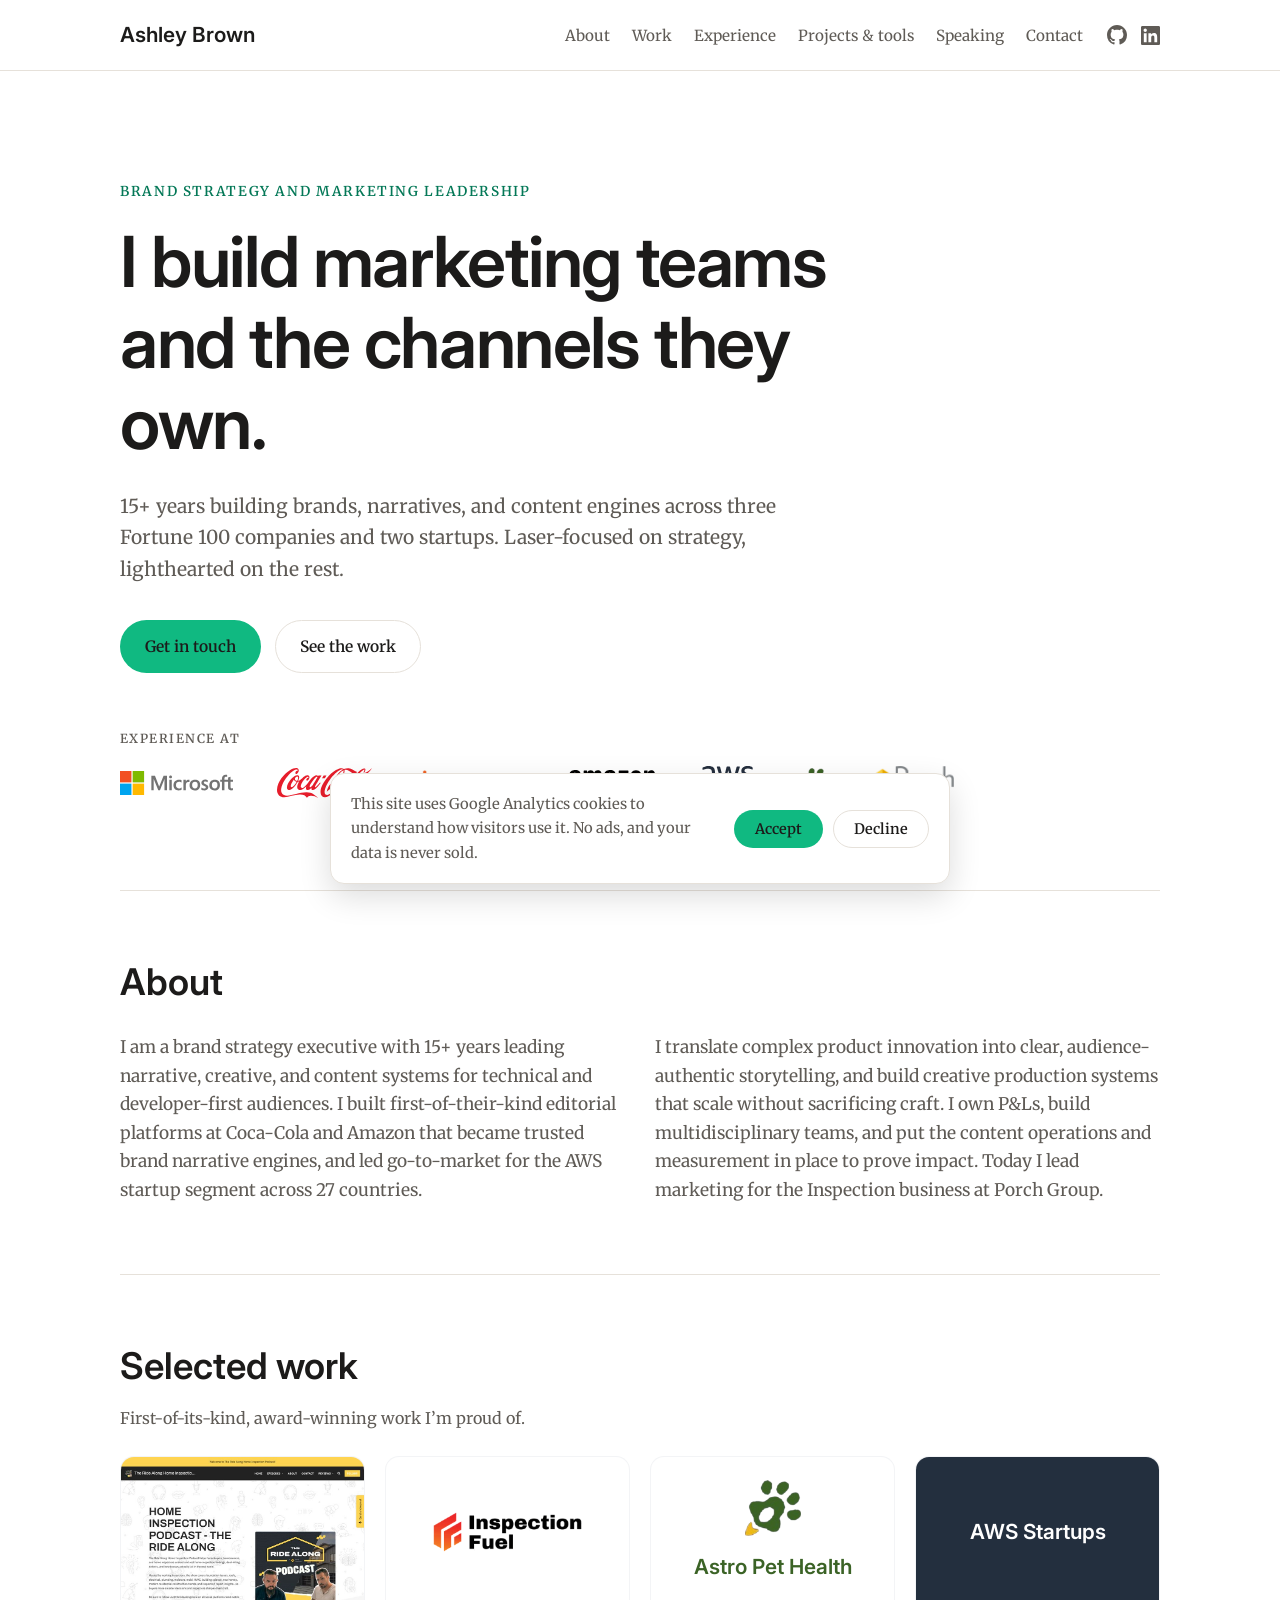
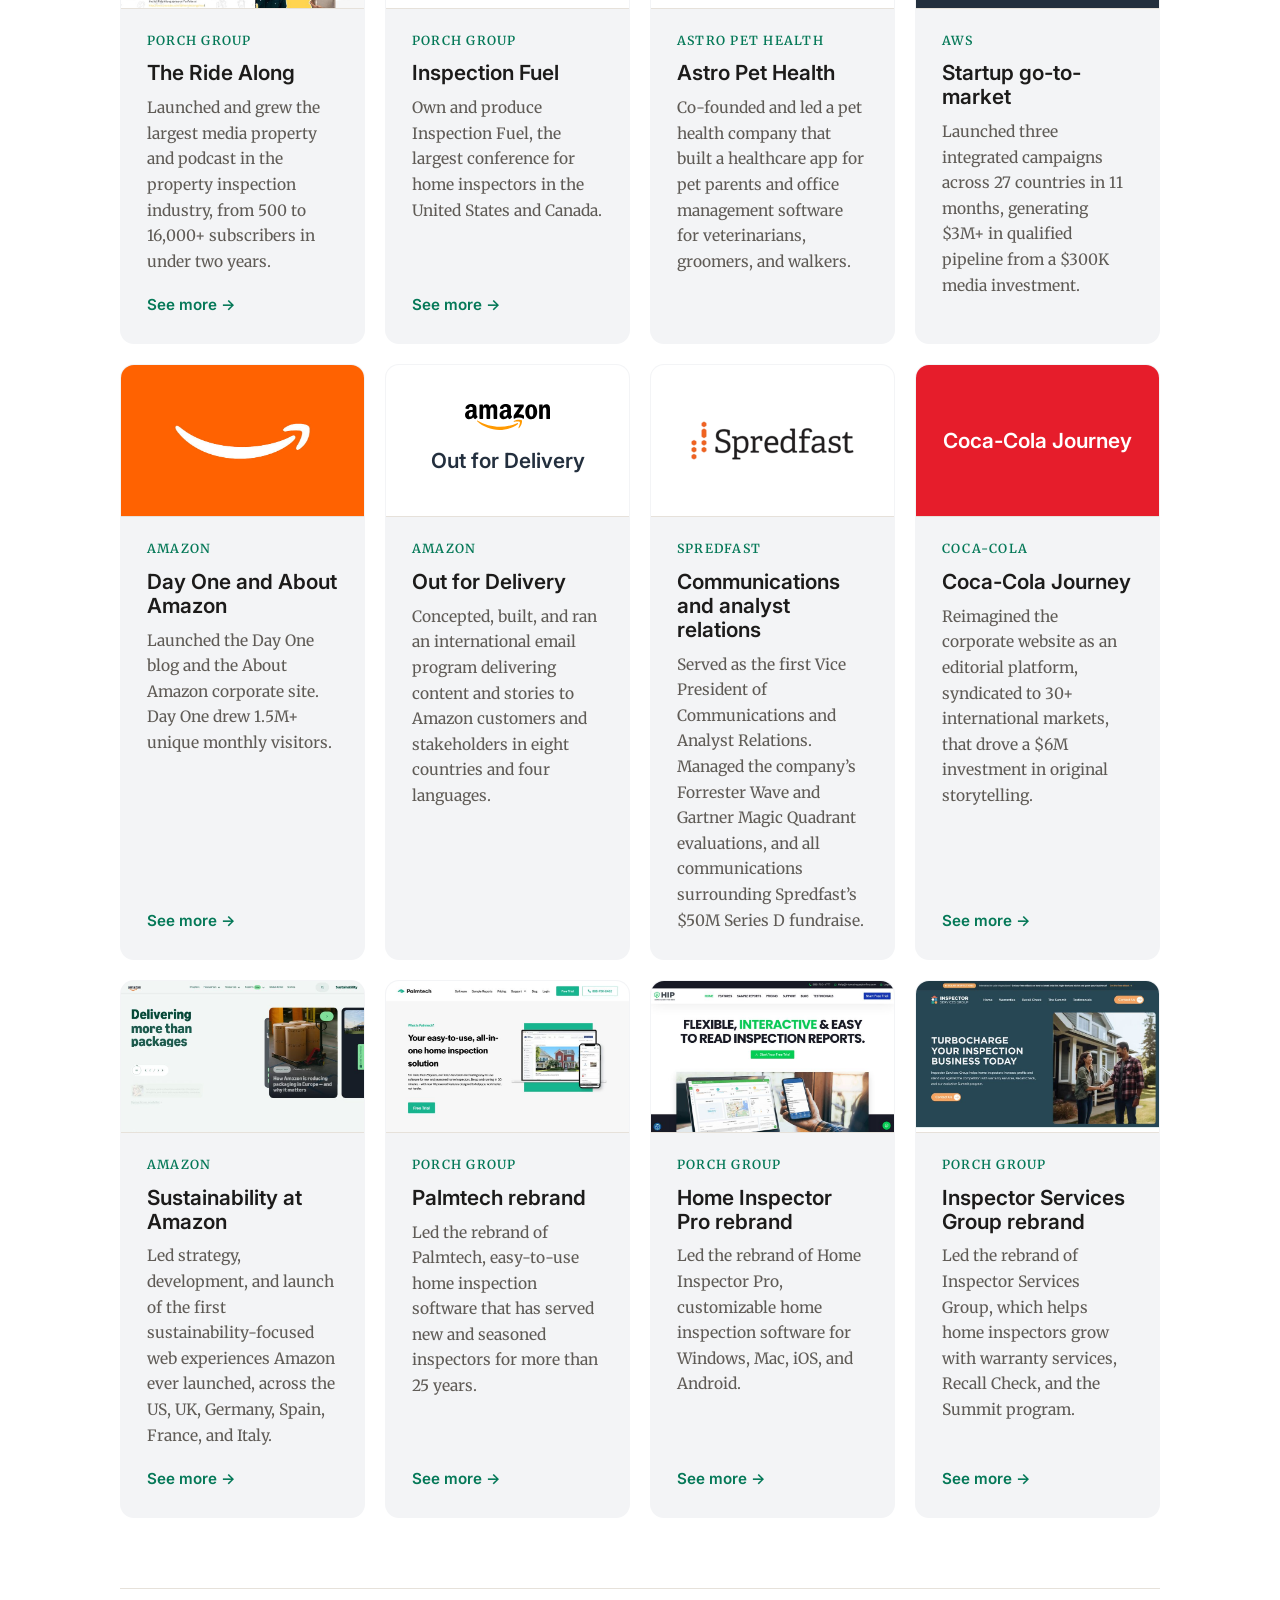
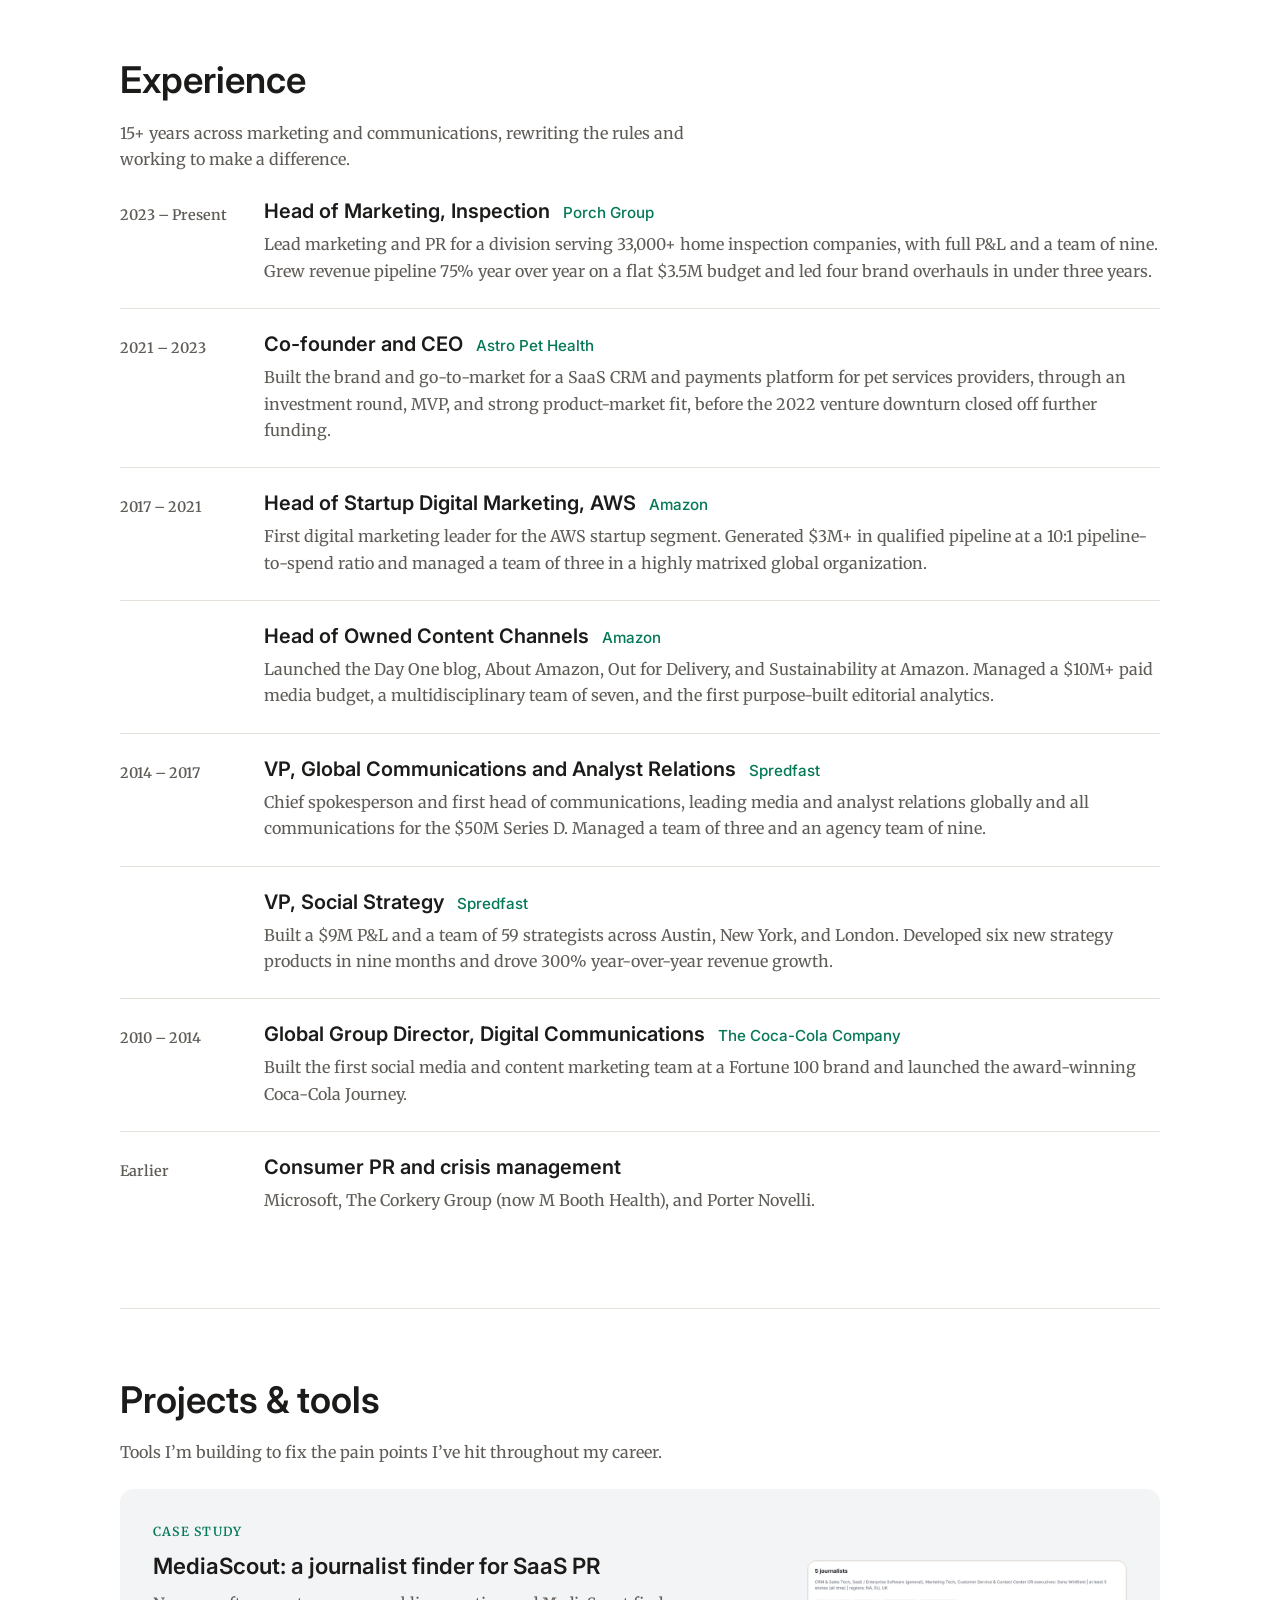
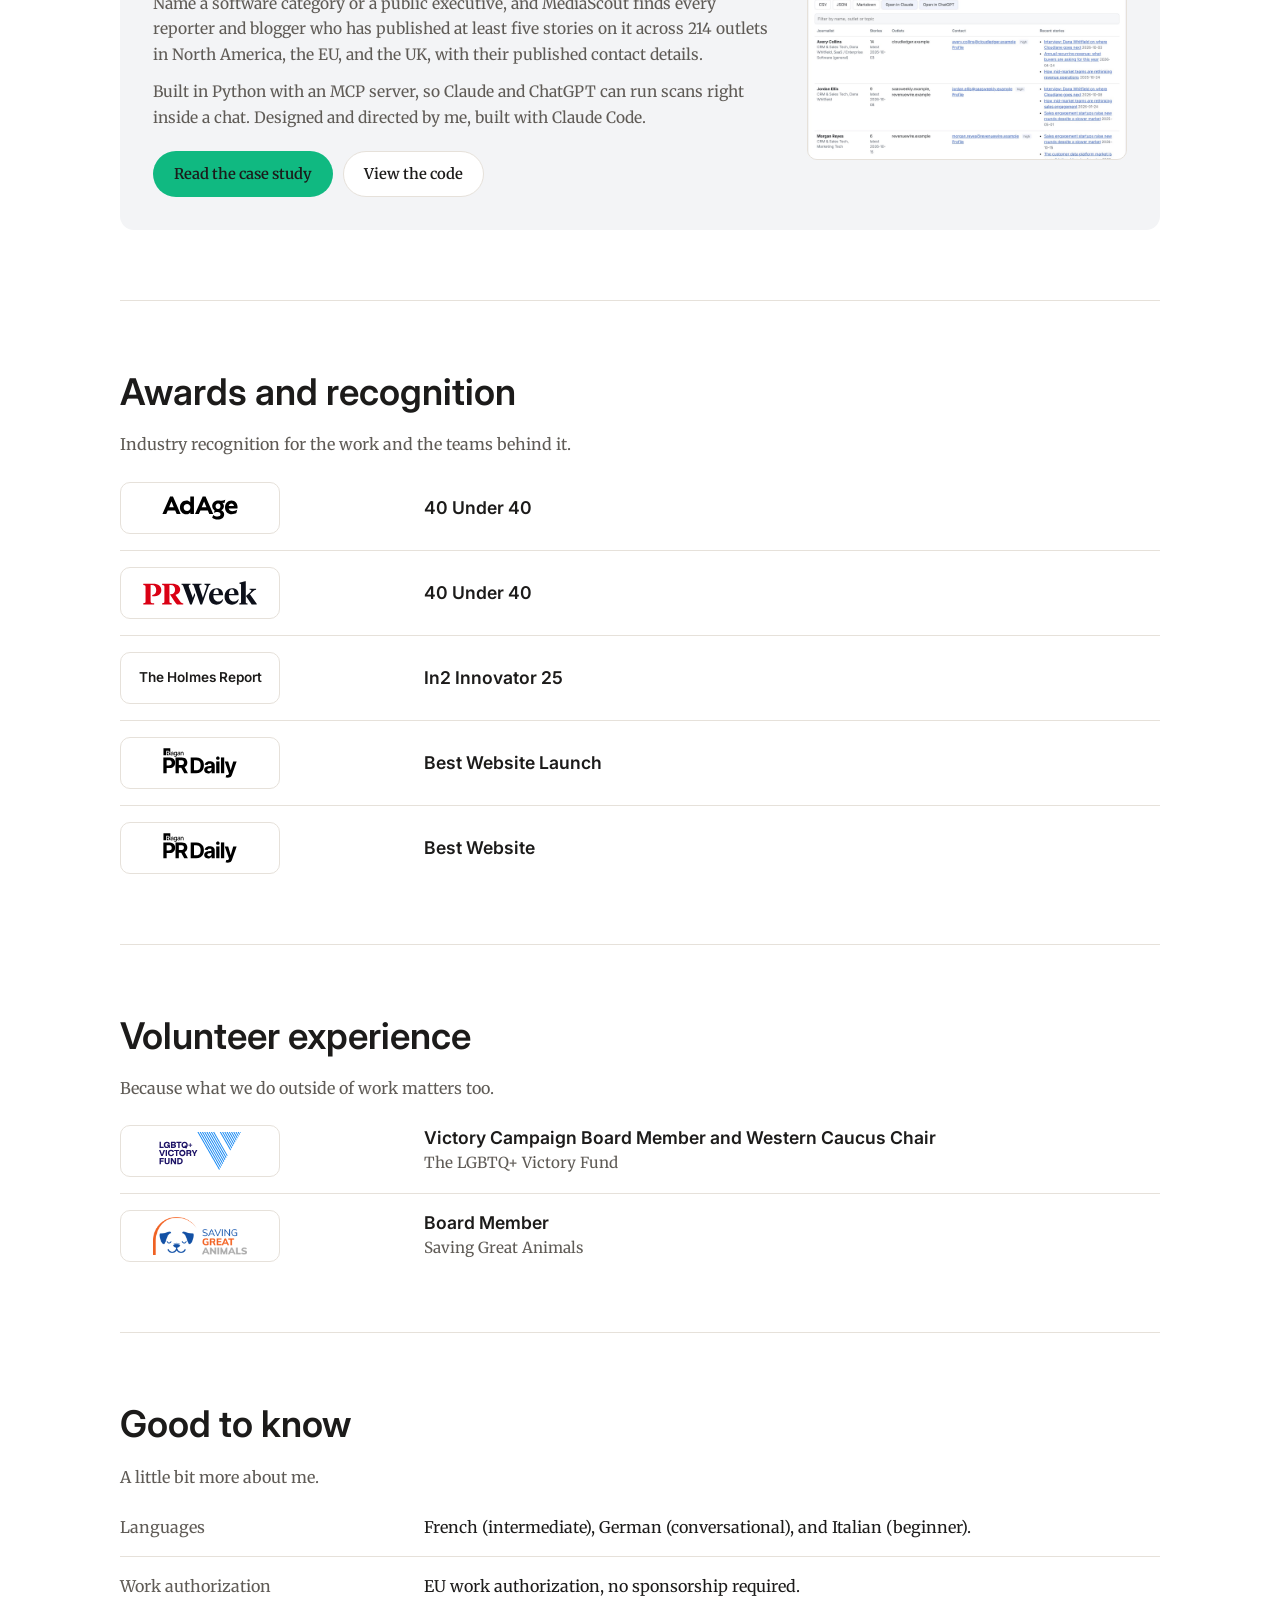
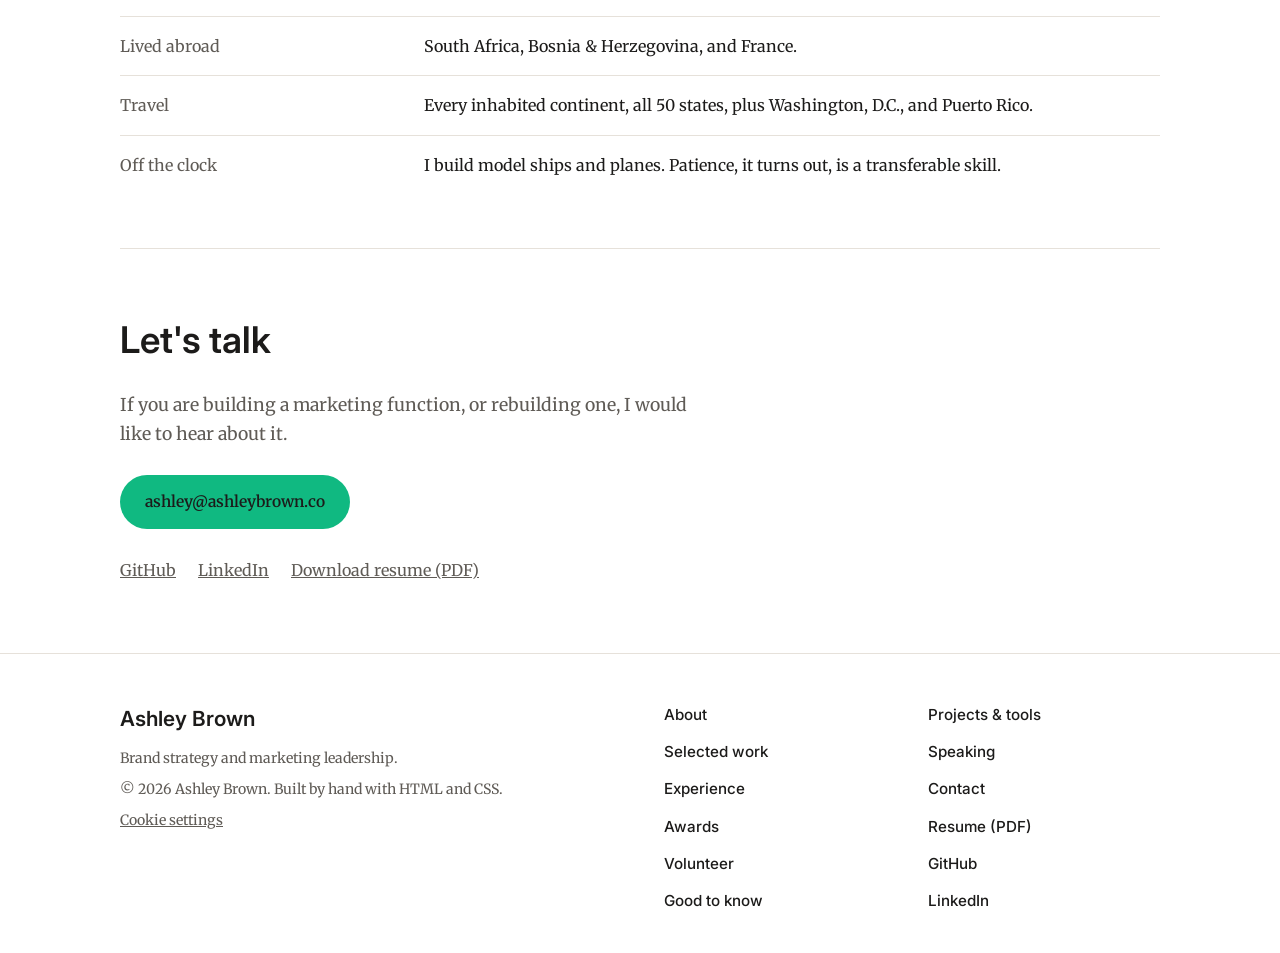
<file: index.html>
<!DOCTYPE html>
<html lang="en">
<head>
  <!-- Google tag (gtag.js) -->
  <script async src="https://www.googletagmanager.com/gtag/js?id=G-5WRWM00K4S"></script>
  <script>
    window.dataLayer = window.dataLayer || [];
    function gtag(){dataLayer.push(arguments);}
    // Consent Mode: no ads storage; analytics stays on unless the visitor declines
    gtag('consent', 'default', { ad_storage: 'denied', ad_user_data: 'denied', ad_personalization: 'denied', analytics_storage: 'granted' });
    try {
      var saved = localStorage.getItem('ga-consent');
      if (saved === 'granted' || saved === 'denied') gtag('consent', 'update', { analytics_storage: saved });
    } catch (e) {}
    gtag('js', new Date());

    gtag('config', 'G-5WRWM00K4S');
  </script>
  <meta charset="UTF-8">
  <meta name="viewport" content="width=device-width, initial-scale=1.0">
  <title>Ashley Brown | Brand Strategy and Marketing Executive</title>
  <link rel="canonical" href="https://ashleybrown.co/">
  <meta name="description" content="Brand strategy and marketing executive. 15+ years leading narrative, creative, and content systems at Coca-Cola, Amazon, AWS, Spredfast, and Porch Group.">
  <link rel="preconnect" href="https://fonts.googleapis.com">
  <link rel="preconnect" href="https://fonts.gstatic.com" crossorigin>
  <link href="https://fonts.googleapis.com/css2?family=Inter:wght@500;600&family=Merriweather:ital,wght@0,400;0,600;0,700;1,400&display=swap" rel="stylesheet">
  <link rel="stylesheet" href="style.css">
</head>
<body>

  <header class="site-header">
    <a class="brand" href="#top">Ashley Brown</a>
    <nav aria-label="Primary">
      <a href="#about">About</a>
      <a href="#work">Work</a>
      <a href="#experience">Experience</a>
      <a href="projects.html">Projects &amp; tools</a>
      <a href="speaking.html">Speaking</a>
      <a href="#contact">Contact</a>
    </nav>
    <div class="header-social">
      <a href="https://github.com/ashleyastro" target="_blank" rel="me noopener noreferrer" aria-label="GitHub (opens in a new tab)" title="GitHub">
        <svg viewBox="0 0 16 16" width="20" height="20" aria-hidden="true" focusable="false"><path fill="currentColor" d="M8 0c4.42 0 8 3.58 8 8a8.013 8.013 0 0 1-5.45 7.59c-.4.08-.55-.17-.55-.38 0-.27.01-1.13.01-2.2 0-.75-.25-1.23-.54-1.48 1.78-.2 3.65-.88 3.65-3.95 0-.88-.31-1.59-.82-2.15.08-.2.36-1.02-.08-2.12 0 0-.67-.22-2.2.82-.64-.18-1.32-.27-2-.27-.68 0-1.36.09-2 .27-1.53-1.03-2.2-.82-2.2-.82-.44 1.1-.16 1.92-.08 2.12-.51.56-.82 1.28-.82 2.15 0 3.06 1.86 3.75 3.64 3.95-.23.2-.44.55-.51 1.07-.46.21-1.61.55-2.33-.66-.15-.24-.6-.83-1.23-.82-.67.01-.27.38.01.53.34.19.73.9.82 1.13.16.45.68 1.31 2.69.94 0 .67.01 1.3.01 1.49 0 .21-.15.45-.55.38A7.995 7.995 0 0 1 0 8c0-4.42 3.58-8 8-8Z"/></svg>
      </a>
      <a href="https://www.linkedin.com/in/tashleybrown/" target="_blank" rel="me noopener noreferrer" aria-label="LinkedIn (opens in a new tab)" title="LinkedIn">
        <svg viewBox="0 0 24 24" width="19" height="19" aria-hidden="true" focusable="false"><path fill="currentColor" d="M20.447 20.452h-3.554v-5.569c0-1.328-.027-3.037-1.852-3.037-1.853 0-2.136 1.445-2.136 2.939v5.667H9.351V9h3.414v1.561h.046c.477-.9 1.637-1.85 3.37-1.85 3.601 0 4.267 2.37 4.267 5.455v6.286zM5.337 7.433c-1.144 0-2.063-.926-2.063-2.065 0-1.138.92-2.063 2.063-2.063 1.14 0 2.064.925 2.064 2.063 0 1.139-.925 2.065-2.064 2.065zm1.782 13.019H3.555V9h3.564v11.452zM22.225 0H1.771C.792 0 0 .774 0 1.729v20.542C0 23.227.792 24 1.771 24h20.451C23.2 24 24 23.227 24 22.271V1.729C24 .774 23.2 0 22.222 0h.003z"/></svg>
      </a>
    </div>
  </header>

  <main id="top">

    <section class="hero">
      <p class="eyebrow">Brand strategy and marketing leadership</p>
      <h1>I build marketing teams and the channels they own.</h1>
      <p class="lede">15+ years building brands, narratives, and content engines across three Fortune 100 companies and two startups. Laser-focused on strategy, lighthearted on the rest.</p>
      <div class="actions">
        <a class="btn btn-primary" href="#contact">Get in touch</a>
        <a class="btn btn-ghost" href="#work">See the work</a>
      </div>
      <div class="logo-row">
        <p class="logo-row-label">Experience at</p>
        <ul>
          <li><a class="logo-link" href="https://www.microsoft.com" target="_blank" rel="noopener noreferrer" aria-label="Microsoft (opens in a new tab)"><picture><source srcset="images/companies/microsoft-dark.svg" media="(prefers-color-scheme: dark)"><img src="images/companies/microsoft.svg" alt="Microsoft" width="113" height="24" style="--h: 24px"></picture></a></li>
          <li><a class="logo-link" href="https://www.coca-colacompany.com" target="_blank" rel="noopener noreferrer" aria-label="Coca-Cola (opens in a new tab)"><img src="images/companies/cocacola.svg" alt="Coca-Cola" width="96" height="30" style="--h: 30px"></a></li>
          <li><picture><source srcset="images/companies/spredfast-dark.png" media="(prefers-color-scheme: dark)"><img src="images/companies/spredfast.png" alt="Spredfast" width="109" height="26" style="--h: 26px"></picture></li>
          <li><a class="logo-link" href="https://www.aboutamazon.com" target="_blank" rel="noopener noreferrer" aria-label="Amazon (opens in a new tab)"><picture><source srcset="images/companies/amazon-dark.svg" media="(prefers-color-scheme: dark)"><img src="images/companies/amazon.svg" alt="Amazon" width="86" height="26" style="--h: 26px"></picture></a></li>
          <li><a class="logo-link" href="https://aws.amazon.com" target="_blank" rel="noopener noreferrer" aria-label="AWS (opens in a new tab)"><picture><source srcset="images/companies/aws-dark.svg" media="(prefers-color-scheme: dark)"><img src="images/companies/aws.svg" alt="AWS" width="57" height="34" style="--h: 34px"></picture></a></li>
          <li><picture><source srcset="images/companies/astro-dark.png" media="(prefers-color-scheme: dark)"><img src="images/companies/astro.png" alt="Astro Pet Health" width="30" height="30" style="--h: 30px"></picture></li>
          <li><a class="logo-link" href="https://porchgroup.com" target="_blank" rel="noopener noreferrer" aria-label="Porch Group (opens in a new tab)"><picture><source srcset="images/companies/porch-dark.png" media="(prefers-color-scheme: dark)"><img src="images/companies/porch.png" alt="Porch Group" width="80" height="34" style="--h: 34px"></picture></a></li>
        </ul>
      </div>
    </section>

    <section id="about" class="section">
      <h2>About</h2>
      <div class="about-grid">
        <p>I am a brand strategy executive with 15+ years leading narrative, creative, and content systems for technical and developer-first audiences. I built first-of-their-kind editorial platforms at Coca-Cola and Amazon that became trusted brand narrative engines, and led go-to-market for the AWS startup segment across 27 countries.</p>
        <p>I translate complex product innovation into clear, audience-authentic storytelling, and build creative production systems that scale without sacrificing craft. I own P&amp;Ls, build multidisciplinary teams, and put the content operations and measurement in place to prove impact. Today I lead marketing for the Inspection business at Porch Group.</p>
      </div>
    </section>

    <section id="work" class="section">
      <h2>Selected work</h2>
      <p class="section-intro">First-of-its-kind, award-winning work I&rsquo;m proud of.</p>
      <div class="cards">
        <article class="card">
          <img class="card-thumb" src="images/ridealong.jpg" alt="The Ride Along podcast homepage" width="800" height="500" loading="lazy">
          <p class="card-tag">Porch Group</p>
          <h3>The Ride Along</h3>
          <p>Launched and grew the largest media property and podcast in the property inspection industry, from 500 to 16,000+ subscribers in under two years.</p>
          <a class="card-link" href="https://theridealong.show" target="_blank" rel="noopener noreferrer" aria-label="See more about The Ride Along (opens in a new tab)">See more <span aria-hidden="true">&rarr;</span></a>
        </article>
        <article class="card">
          <div class="card-thumb card-thumb-text thumb-fuel" aria-hidden="true"><img src="images/companies/inspectionfuel.png" alt="" width="246" height="71"></div>
          <p class="card-tag">Porch Group</p>
          <h3>Inspection Fuel</h3>
          <p>Own and produce Inspection Fuel, the largest conference for home inspectors in the United States and Canada.</p>
          <a class="card-link" href="https://inspectionfuel.com" target="_blank" rel="noopener noreferrer" aria-label="See more about Inspection Fuel (opens in a new tab)">See more <span aria-hidden="true">&rarr;</span></a>
        </article>
        <article class="card">
          <div class="card-thumb card-thumb-text thumb-astro" aria-hidden="true"><img src="images/companies/astro.png" alt="" width="56" height="56">Astro Pet Health</div>
          <p class="card-tag">Astro Pet Health</p>
          <h3>Astro Pet Health</h3>
          <p>Co-founded and led a pet health company that built a healthcare app for pet parents and office management software for veterinarians, groomers, and walkers.</p>
        </article>
        <article class="card">
          <div class="card-thumb card-thumb-text thumb-aws" aria-hidden="true">AWS Startups</div>
          <p class="card-tag">AWS</p>
          <h3>Startup go-to-market</h3>
          <p>Launched three integrated campaigns across 27 countries in 11 months, generating $3M+ in qualified pipeline from a $300K media investment.</p>
        </article>
        <article class="card">
          <img class="card-thumb" src="images/aboutamazon.jpg" alt="Amazon smile logo on orange" width="800" height="500" loading="lazy">
          <p class="card-tag">Amazon</p>
          <h3>Day One and About Amazon</h3>
          <p>Launched the Day One blog and the About Amazon corporate site. Day One drew 1.5M+ unique monthly visitors.</p>
          <a class="card-link" href="https://www.aboutamazon.com" target="_blank" rel="noopener noreferrer" aria-label="See more about Day One and About Amazon (opens in a new tab)">See more <span aria-hidden="true">&rarr;</span></a>
        </article>
        <article class="card">
          <div class="card-thumb card-thumb-text thumb-amazon" aria-hidden="true"><img src="images/companies/amazon.svg" alt="" width="150" height="45">Out for Delivery</div>
          <p class="card-tag">Amazon</p>
          <h3>Out for Delivery</h3>
          <p>Concepted, built, and ran an international email program delivering content and stories to Amazon customers and stakeholders in eight countries and four languages.</p>
        </article>
        <article class="card">
          <div class="card-thumb card-thumb-text thumb-spredfast" aria-hidden="true"><img src="images/companies/spredfast.png" alt="" width="326" height="78"></div>
          <p class="card-tag">Spredfast</p>
          <h3>Communications and analyst relations</h3>
          <p>Served as the first Vice President of Communications and Analyst Relations. Managed the company&rsquo;s Forrester Wave and Gartner Magic Quadrant evaluations, and all communications surrounding Spredfast&rsquo;s $50M Series D fundraise.</p>
        </article>
        <article class="card">
          <div class="card-thumb card-thumb-text thumb-coke" aria-hidden="true">Coca-Cola Journey</div>
          <p class="card-tag">Coca-Cola</p>
          <h3>Coca-Cola Journey</h3>
          <p>Reimagined the corporate website as an editorial platform, syndicated to 30+ international markets, that drove a $6M investment in original storytelling.</p>
          <a class="card-link" href="https://www.nytimes.com/2012/11/12/business/media/coke-revamps-web-site-to-tell-its-story.html" target="_blank" rel="noopener noreferrer" aria-label="See more about Coca-Cola Journey (opens in a new tab)">See more <span aria-hidden="true">&rarr;</span></a>
        </article>
        <article class="card">
          <img class="card-thumb" src="images/sustainability.jpg" alt="Sustainability at Amazon homepage" width="800" height="500" loading="lazy">
          <p class="card-tag">Amazon</p>
          <h3>Sustainability at Amazon</h3>
          <p>Led strategy, development, and launch of the first sustainability-focused web experiences Amazon ever launched, across the US, UK, Germany, Spain, France, and Italy.</p>
          <a class="card-link" href="https://sustainability.aboutamazon.com" target="_blank" rel="noopener noreferrer" aria-label="See more about Sustainability at Amazon (opens in a new tab)">See more <span aria-hidden="true">&rarr;</span></a>
        </article>
        <article class="card">
          <img class="card-thumb" src="images/palmtech.jpg" alt="Palmtech homepage" width="800" height="500" loading="lazy">
          <p class="card-tag">Porch Group</p>
          <h3>Palmtech rebrand</h3>
          <p>Led the rebrand of Palmtech, easy-to-use home inspection software that has served new and seasoned inspectors for more than 25 years.</p>
          <a class="card-link" href="https://www.palmtech.com" target="_blank" rel="noopener noreferrer" aria-label="See more about Palmtech rebrand (opens in a new tab)">See more <span aria-hidden="true">&rarr;</span></a>
        </article>
        <article class="card">
          <img class="card-thumb" src="images/hip.jpg" alt="Home Inspector Pro homepage" width="800" height="500" loading="lazy">
          <p class="card-tag">Porch Group</p>
          <h3>Home Inspector Pro rebrand</h3>
          <p>Led the rebrand of Home Inspector Pro, customizable home inspection software for Windows, Mac, iOS, and Android.</p>
          <a class="card-link" href="https://homeinspectorpro.com" target="_blank" rel="noopener noreferrer" aria-label="See more about Home Inspector Pro rebrand (opens in a new tab)">See more <span aria-hidden="true">&rarr;</span></a>
        </article>
        <article class="card">
          <img class="card-thumb" src="images/isg.jpg" alt="Inspector Services Group homepage" width="800" height="500" loading="lazy">
          <p class="card-tag">Porch Group</p>
          <h3>Inspector Services Group rebrand</h3>
          <p>Led the rebrand of Inspector Services Group, which helps home inspectors grow with warranty services, Recall Check, and the Summit program.</p>
          <a class="card-link" href="https://inspectorservicesgroup.com" target="_blank" rel="noopener noreferrer" aria-label="See more about Inspector Services Group rebrand (opens in a new tab)">See more <span aria-hidden="true">&rarr;</span></a>
        </article>
      </div>
    </section>

    <section id="experience" class="section">
      <h2>Experience</h2>
      <p class="section-intro">15+ years across marketing and communications, rewriting the rules and working to make a difference.</p>
      <ul class="timeline">
        <li>
          <div class="when">2023 – Present</div>
          <div class="what">
            <h3>Head of Marketing, Inspection <span>Porch Group</span></h3>
            <p>Lead marketing and PR for a division serving 33,000+ home inspection companies, with full P&amp;L and a team of nine. Grew revenue pipeline 75% year over year on a flat $3.5M budget and led four brand overhauls in under three years.</p>
          </div>
        </li>
        <li>
          <div class="when">2021 – 2023</div>
          <div class="what">
            <h3>Co-founder and CEO <span>Astro Pet Health</span></h3>
            <p>Built the brand and go-to-market for a SaaS CRM and payments platform for pet services providers, through an investment round, MVP, and strong product-market fit, before the 2022 venture downturn closed off further funding.</p>
          </div>
        </li>
        <li>
          <div class="when">2017 – 2021</div>
          <div class="what">
            <h3>Head of Startup Digital Marketing, AWS <span>Amazon</span></h3>
            <p>First digital marketing leader for the AWS startup segment. Generated $3M+ in qualified pipeline at a 10:1 pipeline-to-spend ratio and managed a team of three in a highly matrixed global organization.</p>
          </div>
        </li>
        <li>
          <div class="when"></div>
          <div class="what">
            <h3>Head of Owned Content Channels <span>Amazon</span></h3>
            <p>Launched the Day One blog, About Amazon, Out for Delivery, and Sustainability at Amazon. Managed a $10M+ paid media budget, a multidisciplinary team of seven, and the first purpose-built editorial analytics.</p>
          </div>
        </li>
        <li>
          <div class="when">2014 – 2017</div>
          <div class="what">
            <h3>VP, Global Communications and Analyst Relations <span>Spredfast</span></h3>
            <p>Chief spokesperson and first head of communications, leading media and analyst relations globally and all communications for the $50M Series D. Managed a team of three and an agency team of nine.</p>
          </div>
        </li>
        <li>
          <div class="when"></div>
          <div class="what">
            <h3>VP, Social Strategy <span>Spredfast</span></h3>
            <p>Built a $9M P&amp;L and a team of 59 strategists across Austin, New York, and London. Developed six new strategy products in nine months and drove 300% year-over-year revenue growth.</p>
          </div>
        </li>
        <li>
          <div class="when">2010 – 2014</div>
          <div class="what">
            <h3>Global Group Director, Digital Communications <span>The Coca-Cola Company</span></h3>
            <p>Built the first social media and content marketing team at a Fortune 100 brand and launched the award-winning Coca-Cola Journey.</p>
          </div>
        </li>
        <li>
          <div class="when">Earlier</div>
          <div class="what">
            <h3>Consumer PR and crisis management</h3>
            <p>Microsoft, The Corkery Group (now M Booth Health), and Porter Novelli.</p>
          </div>
        </li>
      </ul>
    </section>

    <section id="projects" class="section">
      <h2>Projects &amp; tools</h2>
      <p class="section-intro">Tools I&rsquo;m building to fix the pain points I&rsquo;ve hit throughout my career.</p>
      <article class="feature">
        <div class="feature-body">
          <p class="card-tag">Case study</p>
          <h3>MediaScout: a journalist finder for SaaS PR</h3>
          <p>Name a software category or a public executive, and MediaScout finds every reporter and blogger who has published at least five stories on it across 214 outlets in North America, the EU, and the UK, with their published contact details.</p>
          <p>Built in Python with an MCP server, so Claude and ChatGPT can run scans right inside a chat. Designed and directed by me, built with Claude Code.</p>
          <div class="actions">
            <a class="btn btn-primary" href="projects.html#mediascout">Read the case study</a>
            <a class="btn btn-ghost" href="https://github.com/ashleyastro/mediascout" target="_blank" rel="noopener noreferrer">View the code</a>
          </div>
        </div>
        <a class="feature-media" href="projects.html#mediascout" tabindex="-1" aria-hidden="true">
          <img src="images/mediascout.jpg" alt="" width="1600" height="1000" loading="lazy">
        </a>
      </article>
    </section>

    <section id="awards" class="section">
      <h2>Awards and recognition</h2>
      <p class="section-intro">Industry recognition for the work and the teams behind it.</p>
      <ul class="honors honors-logos">
        <li>
          <span class="logo-chip"><img class="logo" src="images/logos/adage.svg" alt="Advertising Age" width="78" height="24" loading="lazy"></span>
          <h3>40 Under 40</h3>
        </li>
        <li>
          <span class="logo-chip"><img class="logo" src="images/logos/prweek.svg" alt="PR Week" width="116" height="24" loading="lazy"></span>
          <h3>40 Under 40</h3>
        </li>
        <li>
          <span class="logo-chip logo-chip-text">The Holmes Report</span>
          <h3>In2 Innovator 25</h3>
        </li>
        <li>
          <span class="logo-chip"><img class="logo logo-tall" src="images/logos/prdaily.svg" alt="Ragan PR Daily" width="75" height="30" loading="lazy"></span>
          <h3>Best Website Launch</h3>
        </li>
        <li>
          <span class="logo-chip"><img class="logo logo-tall" src="images/logos/prdaily.svg" alt="Ragan PR Daily" width="75" height="30" loading="lazy"></span>
          <h3>Best Website</h3>
        </li>
      </ul>
    </section>

    <section id="volunteer" class="section">
      <h2>Volunteer experience</h2>
      <p class="section-intro">Because what we do outside of work matters too.</p>
      <ul class="honors honors-logos">
        <li>
          <a class="logo-chip" href="https://victoryfund.org" target="_blank" rel="noopener noreferrer" aria-label="The LGBTQ+ Victory Fund (opens in a new tab)"><img class="logo logo-xl" src="images/logos/victoryfund.svg" alt="" width="83" height="38" loading="lazy"></a>
          <div>
            <h3>Victory Campaign Board Member and Western Caucus Chair</h3>
            <p class="honors-org">The LGBTQ+ Victory Fund</p>
          </div>
        </li>
        <li>
          <a class="logo-chip" href="https://savinggreatanimals.org" target="_blank" rel="noopener noreferrer" aria-label="Saving Great Animals (opens in a new tab)"><img class="logo logo-xl" src="images/logos/savinggreatanimals.png" alt="" width="94" height="38" loading="lazy"></a>
          <div>
            <h3>Board Member</h3>
            <p class="honors-org">Saving Great Animals</p>
          </div>
        </li>
      </ul>
    </section>

    <section id="facts" class="section">
      <h2>Good to know</h2>
      <p class="section-intro">A little bit more about me.</p>
      <ul class="honors">
        <li>
          <p>Languages</p>
          <p class="fact">French (intermediate), German (conversational), and Italian (beginner).</p>
        </li>
        <li>
          <p>Work authorization</p>
          <p class="fact">EU work authorization, no sponsorship required.</p>
        </li>
        <li>
          <p>Lived abroad</p>
          <p class="fact">South Africa, Bosnia &amp; Herzegovina, and France.</p>
        </li>
        <li>
          <p>Travel</p>
          <p class="fact">Every inhabited continent, all 50 states, plus Washington, D.C., and Puerto Rico.</p>
        </li>
        <li>
          <p>Off the clock</p>
          <p class="fact">I build model ships and planes. Patience, it turns out, is a transferable skill.</p>
        </li>
      </ul>
    </section>

    <section id="contact" class="section contact">
      <h2>Let's talk</h2>
      <p>If you are building a marketing function, or rebuilding one, I would like to hear about it.</p>
      <a class="btn btn-primary" href="mailto:ashley@ashleybrown.co">ashley@ashleybrown.co</a>
      <ul class="links">
        <li><a href="https://github.com/ashleyastro" target="_blank" rel="me noopener noreferrer">GitHub</a></li>
        <li><a href="https://www.linkedin.com/in/tashleybrown/" target="_blank" rel="me noopener noreferrer">LinkedIn</a></li>
        <li><a href="Ashley_Brown_Resume.pdf" download>Download resume (PDF)</a></li>
      </ul>
    </section>

  </main>

  <footer class="site-footer">
    <div class="footer-inner">
      <div class="footer-id">
        <a class="brand" href="#top">Ashley Brown</a>
        <p>Brand strategy and marketing leadership.</p>
        <p>&copy; <span id="year">2026</span> Ashley Brown. Built by hand with HTML and CSS.</p>
        <p><button type="button" class="link-button" id="consent-settings">Cookie settings</button></p>
      </div>
      <nav class="footer-nav" aria-label="Footer">
        <a href="#about">About</a>
        <a href="#work">Selected work</a>
        <a href="#experience">Experience</a>
        <a href="#awards">Awards</a>
        <a href="#volunteer">Volunteer</a>
        <a href="#facts">Good to know</a>
        <a href="projects.html">Projects &amp; tools</a>
        <a href="speaking.html">Speaking</a>
        <a href="#contact">Contact</a>
        <a href="Ashley_Brown_Resume.pdf" download>Resume (PDF)</a>
        <a href="https://github.com/ashleyastro" target="_blank" rel="me noopener noreferrer">GitHub</a>
        <a href="https://www.linkedin.com/in/tashleybrown/" target="_blank" rel="me noopener noreferrer">LinkedIn</a>
      </nav>
    </div>
  </footer>

  <div class="consent" id="consent" role="region" aria-label="Cookie consent" hidden>
    <p>This site uses Google Analytics cookies to understand how visitors use it. No ads, and your data is never sold.</p>
    <div class="consent-actions">
      <button type="button" class="btn btn-primary" id="consent-accept">Accept</button>
      <button type="button" class="btn btn-ghost" id="consent-decline">Decline</button>
    </div>
  </div>

  <script src="site.js"></script>
</body>
</html>
</file>
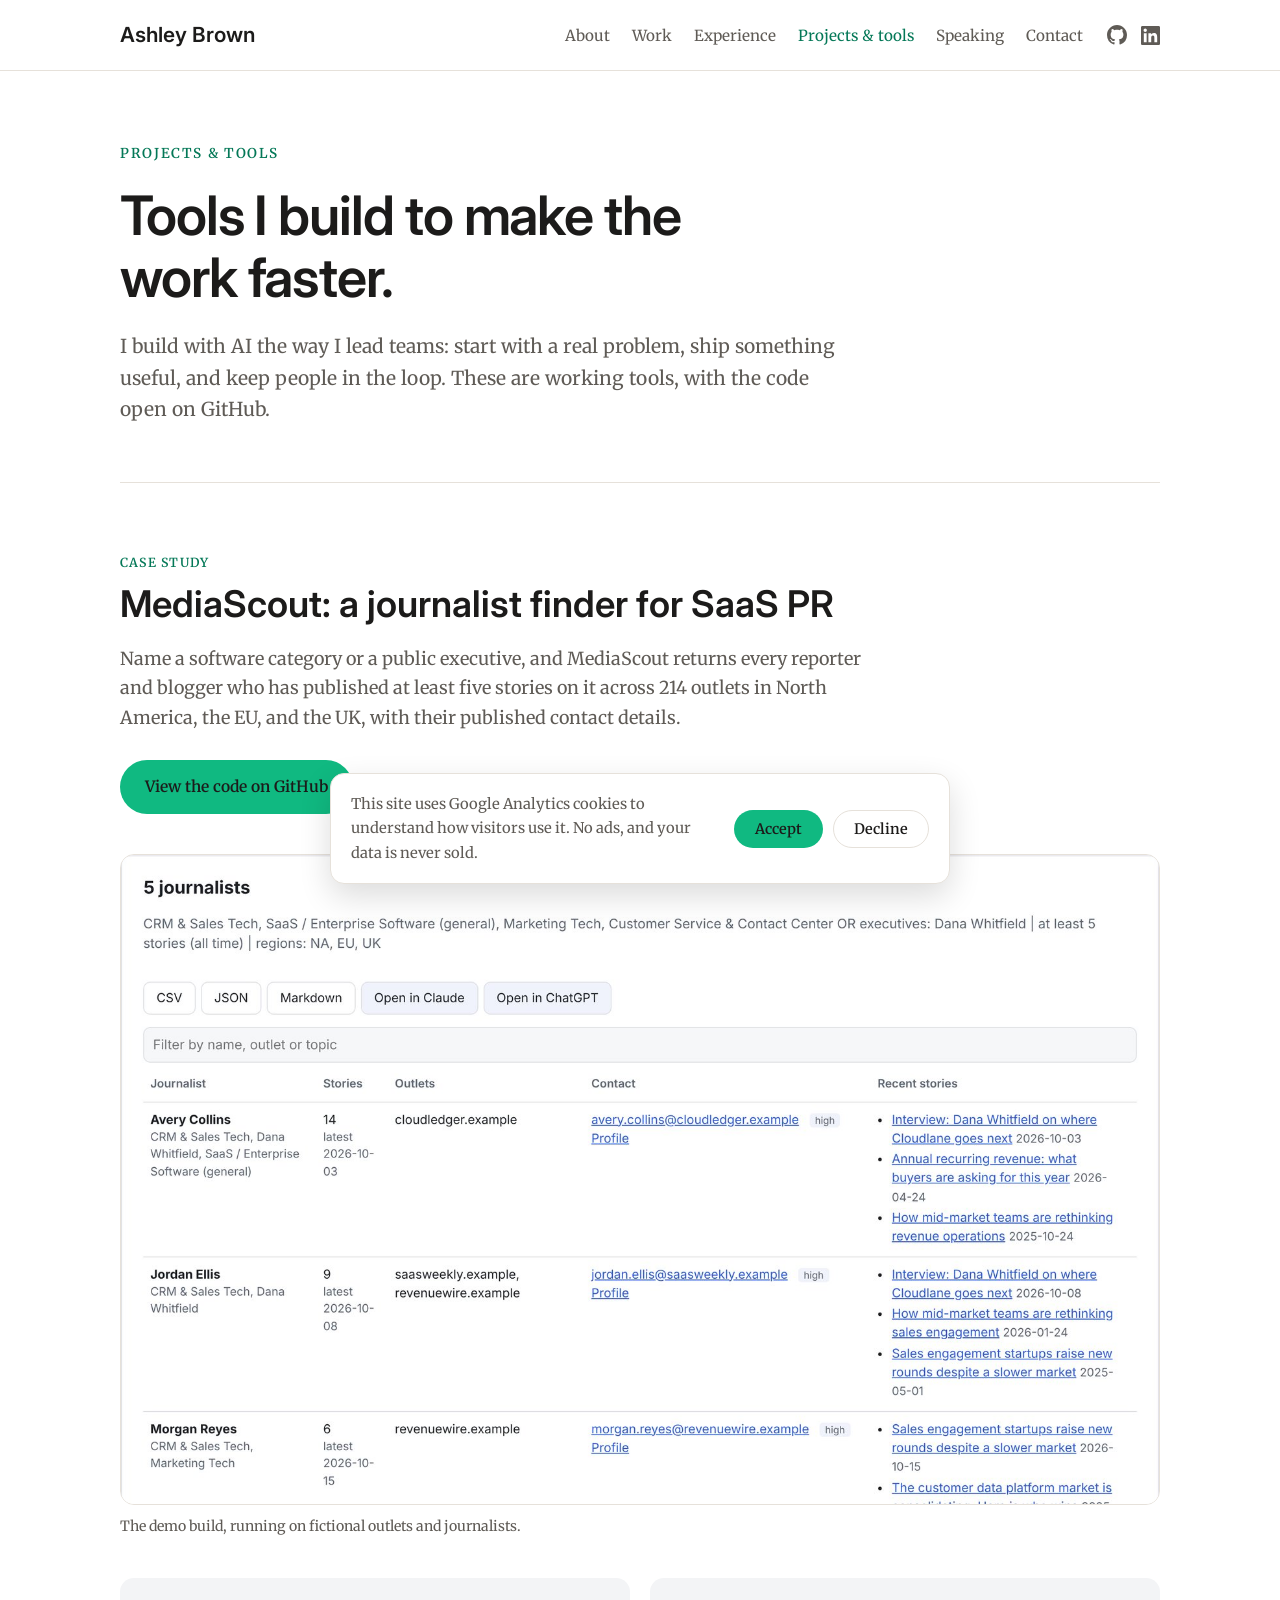
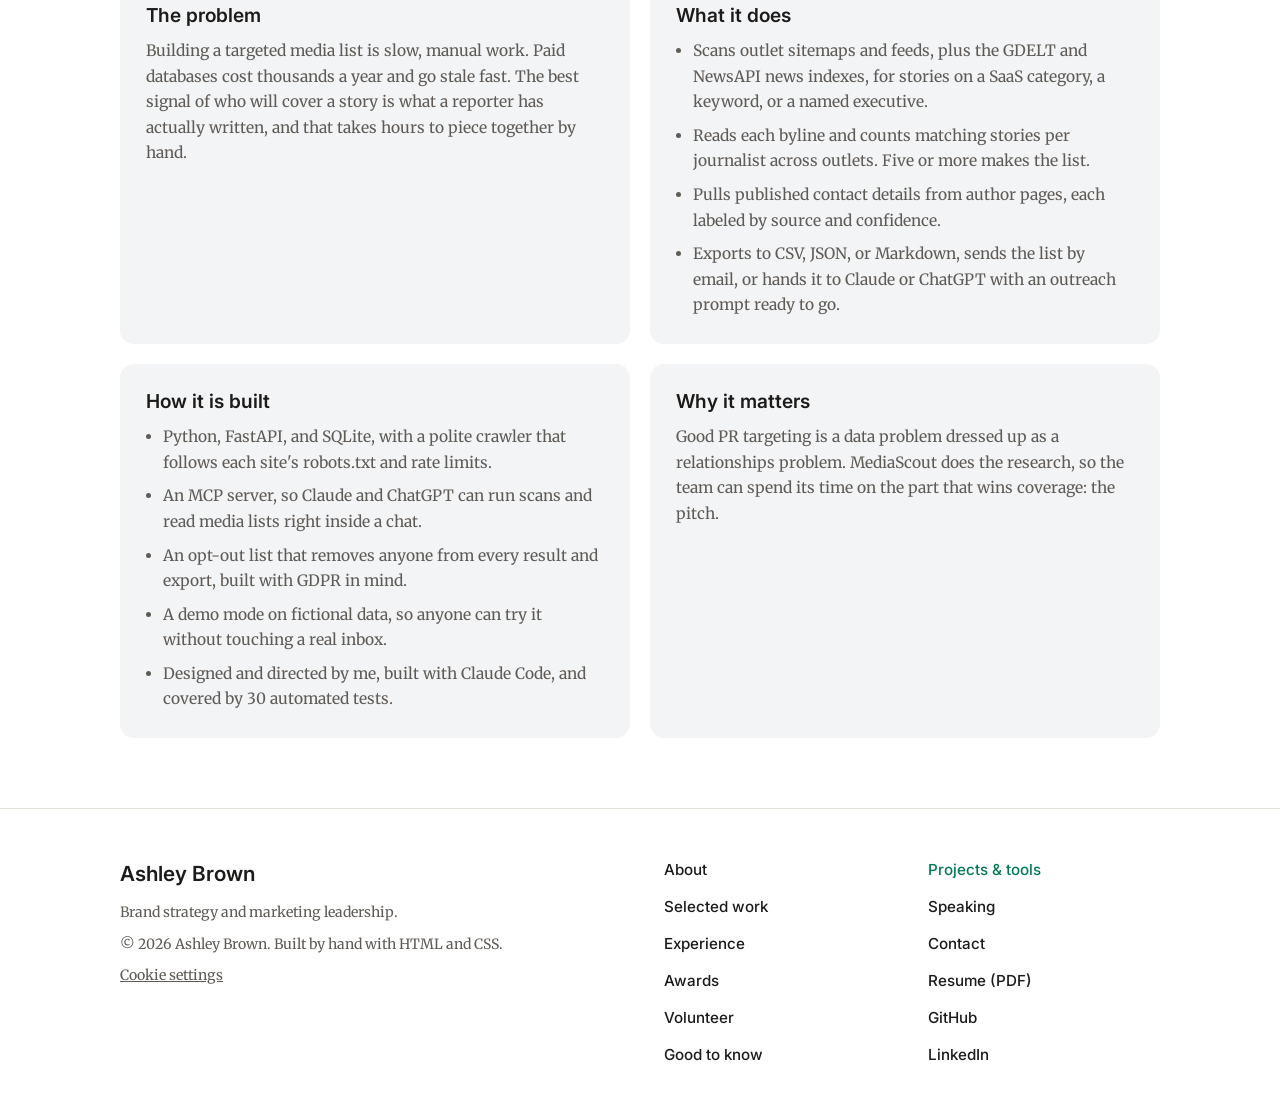
<file: projects.html>
<!DOCTYPE html>
<html lang="en">
<head>
  <!-- Google tag (gtag.js) -->
  <script async src="https://www.googletagmanager.com/gtag/js?id=G-5WRWM00K4S"></script>
  <script>
    window.dataLayer = window.dataLayer || [];
    function gtag(){dataLayer.push(arguments);}
    // Consent Mode: no ads storage; analytics stays on unless the visitor declines
    gtag('consent', 'default', { ad_storage: 'denied', ad_user_data: 'denied', ad_personalization: 'denied', analytics_storage: 'granted' });
    try {
      var saved = localStorage.getItem('ga-consent');
      if (saved === 'granted' || saved === 'denied') gtag('consent', 'update', { analytics_storage: saved });
    } catch (e) {}
    gtag('js', new Date());

    gtag('config', 'G-5WRWM00K4S');
  </script>
  <meta charset="UTF-8">
  <meta name="viewport" content="width=device-width, initial-scale=1.0">
  <title>Projects and tools | Ashley Brown</title>
  <link rel="canonical" href="https://ashleybrown.co/projects.html">
  <meta name="description" content="Working tools Ashley Brown has built for marketing and communications teams, including MediaScout, an AI-ready journalist finder for SaaS PR. Code on GitHub.">
  <link rel="preconnect" href="https://fonts.googleapis.com">
  <link rel="preconnect" href="https://fonts.gstatic.com" crossorigin>
  <link href="https://fonts.googleapis.com/css2?family=Inter:wght@500;600&family=Merriweather:ital,wght@0,400;0,600;0,700;1,400&display=swap" rel="stylesheet">
  <link rel="stylesheet" href="style.css">
</head>
<body>

  <header class="site-header">
    <a class="brand" href="/">Ashley Brown</a>
    <nav aria-label="Primary">
      <a href="/#about">About</a>
      <a href="/#work">Work</a>
      <a href="/#experience">Experience</a>
      <a href="projects.html" aria-current="page">Projects &amp; tools</a>
      <a href="speaking.html">Speaking</a>
      <a href="/#contact">Contact</a>
    </nav>
    <div class="header-social">
      <a href="https://github.com/ashleyastro" target="_blank" rel="me noopener noreferrer" aria-label="GitHub (opens in a new tab)" title="GitHub">
        <svg viewBox="0 0 16 16" width="20" height="20" aria-hidden="true" focusable="false"><path fill="currentColor" d="M8 0c4.42 0 8 3.58 8 8a8.013 8.013 0 0 1-5.45 7.59c-.4.08-.55-.17-.55-.38 0-.27.01-1.13.01-2.2 0-.75-.25-1.23-.54-1.48 1.78-.2 3.65-.88 3.65-3.95 0-.88-.31-1.59-.82-2.15.08-.2.36-1.02-.08-2.12 0 0-.67-.22-2.2.82-.64-.18-1.32-.27-2-.27-.68 0-1.36.09-2 .27-1.53-1.03-2.2-.82-2.2-.82-.44 1.1-.16 1.92-.08 2.12-.51.56-.82 1.28-.82 2.15 0 3.06 1.86 3.75 3.64 3.95-.23.2-.44.55-.51 1.07-.46.21-1.61.55-2.33-.66-.15-.24-.6-.83-1.23-.82-.67.01-.27.38.01.53.34.19.73.9.82 1.13.16.45.68 1.31 2.69.94 0 .67.01 1.3.01 1.49 0 .21-.15.45-.55.38A7.995 7.995 0 0 1 0 8c0-4.42 3.58-8 8-8Z"/></svg>
      </a>
      <a href="https://www.linkedin.com/in/tashleybrown/" target="_blank" rel="me noopener noreferrer" aria-label="LinkedIn (opens in a new tab)" title="LinkedIn">
        <svg viewBox="0 0 24 24" width="19" height="19" aria-hidden="true" focusable="false"><path fill="currentColor" d="M20.447 20.452h-3.554v-5.569c0-1.328-.027-3.037-1.852-3.037-1.853 0-2.136 1.445-2.136 2.939v5.667H9.351V9h3.414v1.561h.046c.477-.9 1.637-1.85 3.37-1.85 3.601 0 4.267 2.37 4.267 5.455v6.286zM5.337 7.433c-1.144 0-2.063-.926-2.063-2.065 0-1.138.92-2.063 2.063-2.063 1.14 0 2.064.925 2.064 2.063 0 1.139-.925 2.065-2.064 2.065zm1.782 13.019H3.555V9h3.564v11.452zM22.225 0H1.771C.792 0 0 .774 0 1.729v20.542C0 23.227.792 24 1.771 24h20.451C23.2 24 24 23.227 24 22.271V1.729C24 .774 23.2 0 22.222 0h.003z"/></svg>
      </a>
    </div>
  </header>

  <main id="top">

    <section class="hero projects-hero">
      <p class="eyebrow">Projects &amp; tools</p>
      <h1>Tools I build to make the work faster.</h1>
      <p class="lede">I build with AI the way I lead teams: start with a real problem, ship something useful, and keep people in the loop. These are working tools, with the code open on GitHub.</p>
    </section>

    <section id="mediascout" class="section case-study">
      <p class="card-tag">Case study</p>
      <h2>MediaScout: a journalist finder for SaaS PR</h2>
      <p class="case-summary">Name a software category or a public executive, and MediaScout returns every reporter and blogger who has published at least five stories on it across 214 outlets in North America, the EU, and the UK, with their published contact details.</p>
      <div class="actions">
        <a class="btn btn-primary" href="https://github.com/ashleyastro/mediascout" target="_blank" rel="noopener noreferrer">View the code on GitHub</a>
      </div>

      <figure class="case-figure">
        <img src="images/mediascout.jpg" alt="MediaScout results table listing journalists, their story counts, outlets, contact details, and recent headlines" width="1600" height="1000" loading="lazy">
        <figcaption>The demo build, running on fictional outlets and journalists.</figcaption>
      </figure>

      <div class="case-grid">
        <div class="case-block">
          <h3>The problem</h3>
          <p>Building a targeted media list is slow, manual work. Paid databases cost thousands a year and go stale fast. The best signal of who will cover a story is what a reporter has actually written, and that takes hours to piece together by hand.</p>
        </div>
        <div class="case-block">
          <h3>What it does</h3>
          <ul class="case-list">
            <li>Scans outlet sitemaps and feeds, plus the GDELT and NewsAPI news indexes, for stories on a SaaS category, a keyword, or a named executive.</li>
            <li>Reads each byline and counts matching stories per journalist across outlets. Five or more makes the list.</li>
            <li>Pulls published contact details from author pages, each labeled by source and confidence.</li>
            <li>Exports to CSV, JSON, or Markdown, sends the list by email, or hands it to Claude or ChatGPT with an outreach prompt ready to go.</li>
          </ul>
        </div>
        <div class="case-block">
          <h3>How it is built</h3>
          <ul class="case-list">
            <li>Python, FastAPI, and SQLite, with a polite crawler that follows each site's robots.txt and rate limits.</li>
            <li>An MCP server, so Claude and ChatGPT can run scans and read media lists right inside a chat.</li>
            <li>An opt-out list that removes anyone from every result and export, built with GDPR in mind.</li>
            <li>A demo mode on fictional data, so anyone can try it without touching a real inbox.</li>
            <li>Designed and directed by me, built with Claude Code, and covered by 30 automated tests.</li>
          </ul>
        </div>
        <div class="case-block">
          <h3>Why it matters</h3>
          <p>Good PR targeting is a data problem dressed up as a relationships problem. MediaScout does the research, so the team can spend its time on the part that wins coverage: the pitch.</p>
        </div>
      </div>
    </section>

  </main>

  <footer class="site-footer">
    <div class="footer-inner">
      <div class="footer-id">
        <a class="brand" href="/">Ashley Brown</a>
        <p>Brand strategy and marketing leadership.</p>
        <p>&copy; <span id="year">2026</span> Ashley Brown. Built by hand with HTML and CSS.</p>
        <p><button type="button" class="link-button" id="consent-settings">Cookie settings</button></p>
      </div>
      <nav class="footer-nav" aria-label="Footer">
        <a href="/#about">About</a>
        <a href="/#work">Selected work</a>
        <a href="/#experience">Experience</a>
        <a href="/#awards">Awards</a>
        <a href="/#volunteer">Volunteer</a>
        <a href="/#facts">Good to know</a>
        <a href="projects.html" aria-current="page">Projects &amp; tools</a>
        <a href="speaking.html">Speaking</a>
        <a href="/#contact">Contact</a>
        <a href="Ashley_Brown_Resume.pdf" download>Resume (PDF)</a>
        <a href="https://github.com/ashleyastro" target="_blank" rel="me noopener noreferrer">GitHub</a>
        <a href="https://www.linkedin.com/in/tashleybrown/" target="_blank" rel="me noopener noreferrer">LinkedIn</a>
      </nav>
    </div>
  </footer>

  <div class="consent" id="consent" role="region" aria-label="Cookie consent" hidden>
    <p>This site uses Google Analytics cookies to understand how visitors use it. No ads, and your data is never sold.</p>
    <div class="consent-actions">
      <button type="button" class="btn btn-primary" id="consent-accept">Accept</button>
      <button type="button" class="btn btn-ghost" id="consent-decline">Decline</button>
    </div>
  </div>

  <script src="site.js"></script>
</body>
</html>
</file>
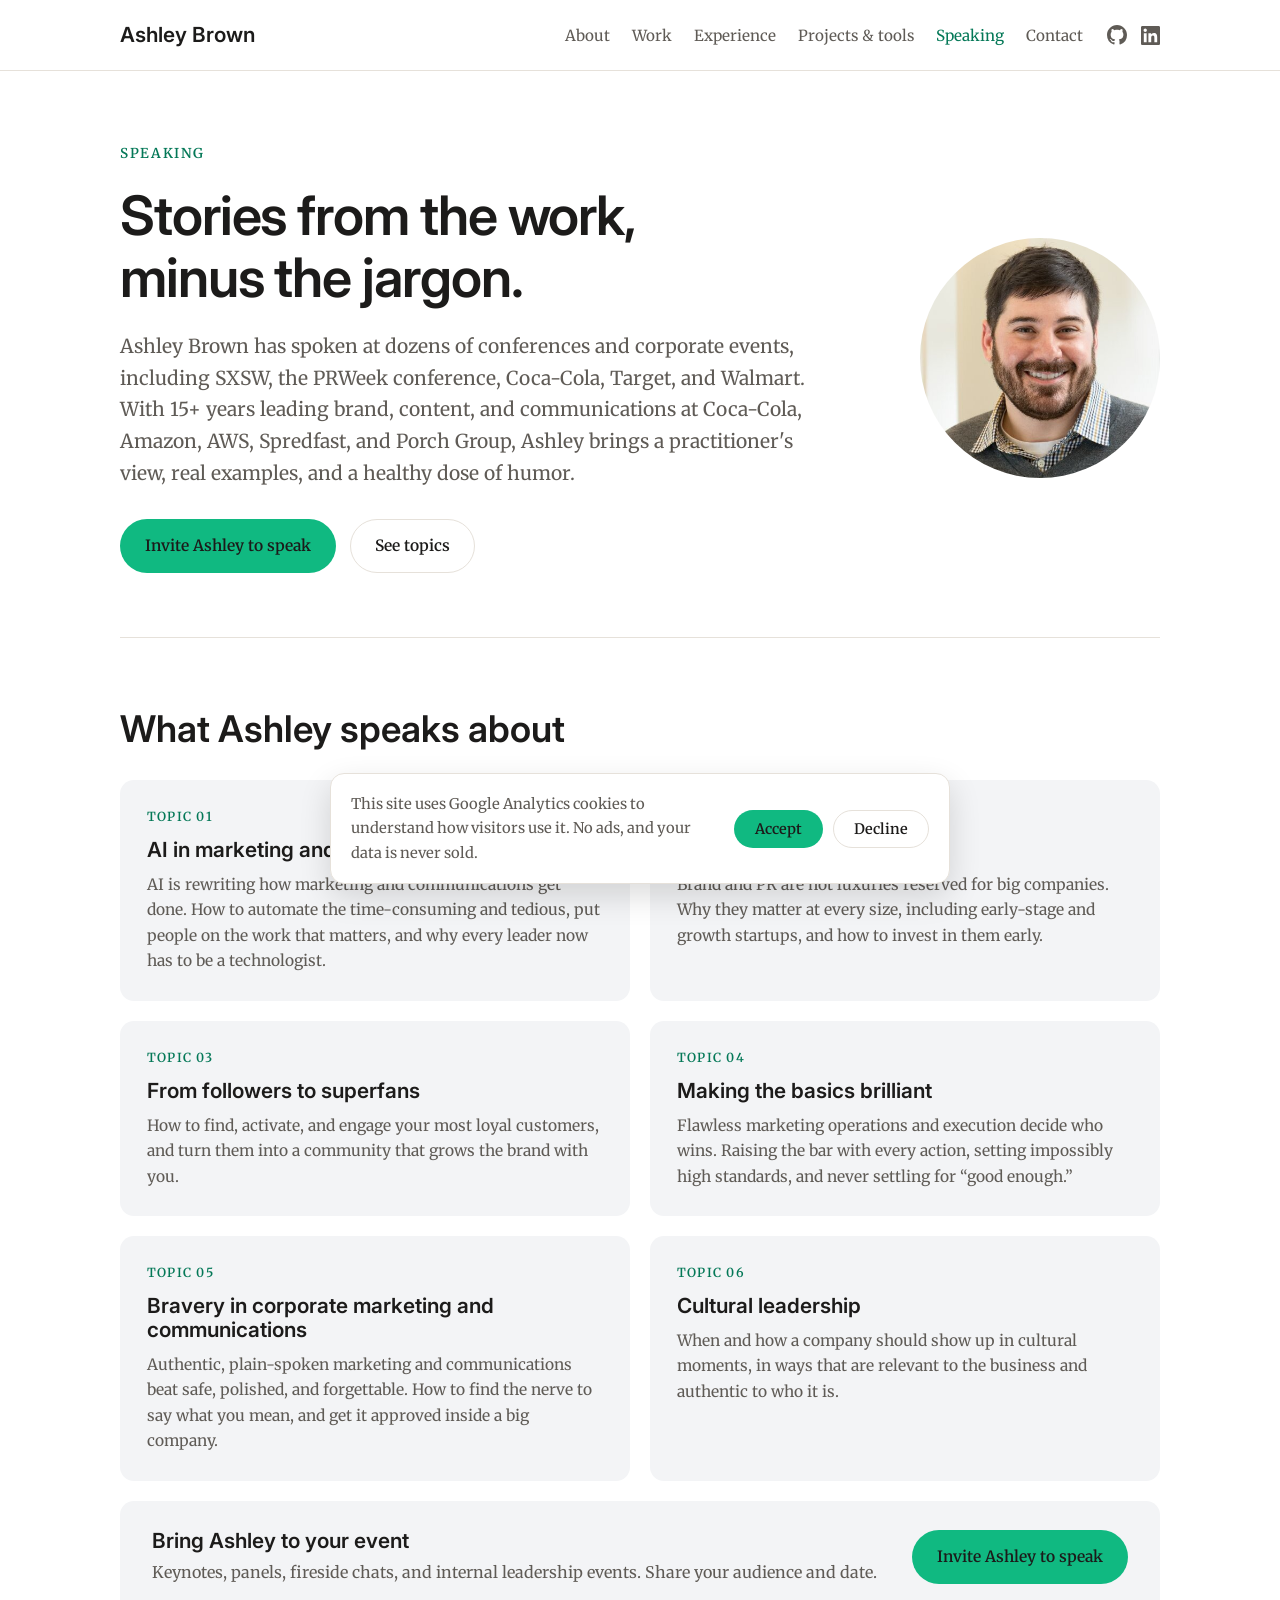
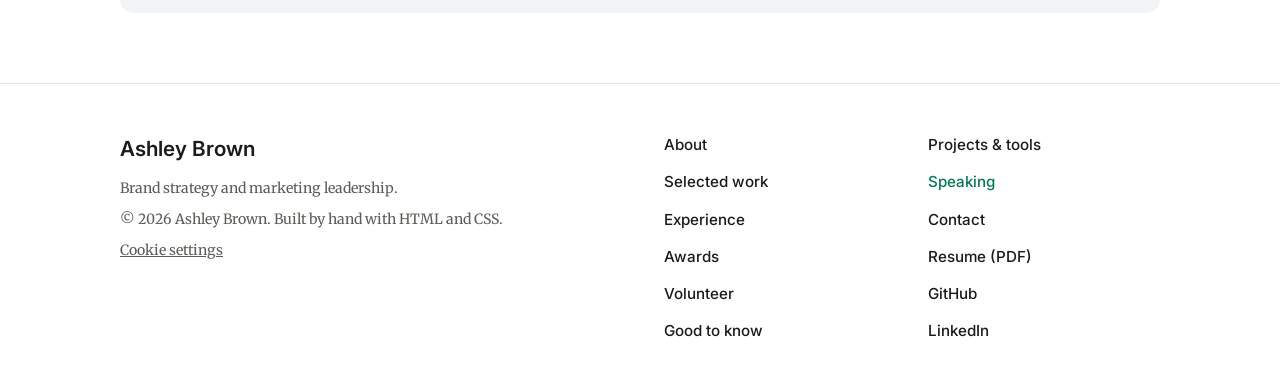
<file: speaking.html>
<!DOCTYPE html>
<html lang="en">
<head>
  <!-- Google tag (gtag.js) -->
  <script async src="https://www.googletagmanager.com/gtag/js?id=G-5WRWM00K4S"></script>
  <script>
    window.dataLayer = window.dataLayer || [];
    function gtag(){dataLayer.push(arguments);}
    // Consent Mode: no ads storage; analytics stays on unless the visitor declines
    gtag('consent', 'default', { ad_storage: 'denied', ad_user_data: 'denied', ad_personalization: 'denied', analytics_storage: 'granted' });
    try {
      var saved = localStorage.getItem('ga-consent');
      if (saved === 'granted' || saved === 'denied') gtag('consent', 'update', { analytics_storage: saved });
    } catch (e) {}
    gtag('js', new Date());

    gtag('config', 'G-5WRWM00K4S');
  </script>
  <meta charset="UTF-8">
  <meta name="viewport" content="width=device-width, initial-scale=1.0">
  <title>Speaking | Ashley Brown</title>
  <link rel="canonical" href="https://ashleybrown.co/speaking.html">
  <meta name="description" content="Ashley Brown has spoken at dozens of conferences and corporate events, including SXSW, the PRWeek conference, Coca-Cola, Target, and Walmart. Topics: AI in marketing and communications, why everything communicates, superfans, making the basics brilliant, bravery, and cultural leadership.">
  <link rel="preconnect" href="https://fonts.googleapis.com">
  <link rel="preconnect" href="https://fonts.gstatic.com" crossorigin>
  <link href="https://fonts.googleapis.com/css2?family=Inter:wght@500;600&family=Merriweather:ital,wght@0,400;0,600;0,700;1,400&display=swap" rel="stylesheet">
  <link rel="stylesheet" href="style.css">
</head>
<body>

  <header class="site-header">
    <a class="brand" href="/">Ashley Brown</a>
    <nav aria-label="Primary">
      <a href="/#about">About</a>
      <a href="/#work">Work</a>
      <a href="/#experience">Experience</a>
      <a href="projects.html">Projects &amp; tools</a>
      <a href="speaking.html" aria-current="page">Speaking</a>
      <a href="/#contact">Contact</a>
    </nav>
    <div class="header-social">
      <a href="https://github.com/ashleyastro" target="_blank" rel="me noopener noreferrer" aria-label="GitHub (opens in a new tab)" title="GitHub">
        <svg viewBox="0 0 16 16" width="20" height="20" aria-hidden="true" focusable="false"><path fill="currentColor" d="M8 0c4.42 0 8 3.58 8 8a8.013 8.013 0 0 1-5.45 7.59c-.4.08-.55-.17-.55-.38 0-.27.01-1.13.01-2.2 0-.75-.25-1.23-.54-1.48 1.78-.2 3.65-.88 3.65-3.95 0-.88-.31-1.59-.82-2.15.08-.2.36-1.02-.08-2.12 0 0-.67-.22-2.2.82-.64-.18-1.32-.27-2-.27-.68 0-1.36.09-2 .27-1.53-1.03-2.2-.82-2.2-.82-.44 1.1-.16 1.92-.08 2.12-.51.56-.82 1.28-.82 2.15 0 3.06 1.86 3.75 3.64 3.95-.23.2-.44.55-.51 1.07-.46.21-1.61.55-2.33-.66-.15-.24-.6-.83-1.23-.82-.67.01-.27.38.01.53.34.19.73.9.82 1.13.16.45.68 1.31 2.69.94 0 .67.01 1.3.01 1.49 0 .21-.15.45-.55.38A7.995 7.995 0 0 1 0 8c0-4.42 3.58-8 8-8Z"/></svg>
      </a>
      <a href="https://www.linkedin.com/in/tashleybrown/" target="_blank" rel="me noopener noreferrer" aria-label="LinkedIn (opens in a new tab)" title="LinkedIn">
        <svg viewBox="0 0 24 24" width="19" height="19" aria-hidden="true" focusable="false"><path fill="currentColor" d="M20.447 20.452h-3.554v-5.569c0-1.328-.027-3.037-1.852-3.037-1.853 0-2.136 1.445-2.136 2.939v5.667H9.351V9h3.414v1.561h.046c.477-.9 1.637-1.85 3.37-1.85 3.601 0 4.267 2.37 4.267 5.455v6.286zM5.337 7.433c-1.144 0-2.063-.926-2.063-2.065 0-1.138.92-2.063 2.063-2.063 1.14 0 2.064.925 2.064 2.063 0 1.139-.925 2.065-2.064 2.065zm1.782 13.019H3.555V9h3.564v11.452zM22.225 0H1.771C.792 0 0 .774 0 1.729v20.542C0 23.227.792 24 1.771 24h20.451C23.2 24 24 23.227 24 22.271V1.729C24 .774 23.2 0 22.222 0h.003z"/></svg>
      </a>
    </div>
  </header>

  <main id="top">

    <section class="hero speaking-hero">
      <div class="speaking-intro">
        <p class="eyebrow">Speaking</p>
        <h1>Stories from the work, minus the jargon.</h1>
        <p class="lede">Ashley Brown has spoken at dozens of conferences and corporate events, including SXSW, the PRWeek conference, Coca-Cola, Target, and Walmart. With 15+ years leading brand, content, and communications at Coca-Cola, Amazon, AWS, Spredfast, and Porch Group, Ashley brings a practitioner's view, real examples, and a healthy dose of humor.</p>
        <div class="actions">
          <a class="btn btn-primary" href="mailto:ashley@ashleybrown.co?subject=Speaking%20inquiry">Invite Ashley to speak</a>
          <a class="btn btn-ghost" href="#topics">See topics</a>
        </div>
      </div>
      <img class="headshot" src="images/headshot.jpg" alt="Ashley Brown" width="449" height="449">
    </section>

    <section id="topics" class="section">
      <h2>What Ashley speaks about</h2>
      <div class="cards cards-2">
        <article class="card">
          <p class="card-tag">Topic 01</p>
          <h3>AI in marketing and communications</h3>
          <p>AI is rewriting how marketing and communications get done. How to automate the time-consuming and tedious, put people on the work that matters, and why every leader now has to be a technologist.</p>
        </article>
        <article class="card">
          <p class="card-tag">Topic 02</p>
          <h3>Everything communicates</h3>
          <p>Brand and PR are not luxuries reserved for big companies. Why they matter at every size, including early-stage and growth startups, and how to invest in them early.</p>
        </article>
        <article class="card">
          <p class="card-tag">Topic 03</p>
          <h3>From followers to superfans</h3>
          <p>How to find, activate, and engage your most loyal customers, and turn them into a community that grows the brand with you.</p>
        </article>
        <article class="card">
          <p class="card-tag">Topic 04</p>
          <h3>Making the basics brilliant</h3>
          <p>Flawless marketing operations and execution decide who wins. Raising the bar with every action, setting impossibly high standards, and never settling for &ldquo;good enough.&rdquo;</p>
        </article>
        <article class="card">
          <p class="card-tag">Topic 05</p>
          <h3>Bravery in corporate marketing and communications</h3>
          <p>Authentic, plain-spoken marketing and communications beat safe, polished, and forgettable. How to find the nerve to say what you mean, and get it approved inside a big company.</p>
        </article>
        <article class="card">
          <p class="card-tag">Topic 06</p>
          <h3>Cultural leadership</h3>
          <p>When and how a company should show up in cultural moments, in ways that are relevant to the business and authentic to who it is.</p>
        </article>
      </div>
      <div class="cta-band">
        <div>
          <h3>Bring Ashley to your event</h3>
          <p>Keynotes, panels, fireside chats, and internal leadership events. Share your audience and date.</p>
        </div>
        <a class="btn btn-primary" href="mailto:ashley@ashleybrown.co?subject=Speaking%20inquiry">Invite Ashley to speak</a>
      </div>
    </section>

  </main>

  <footer class="site-footer">
    <div class="footer-inner">
      <div class="footer-id">
        <a class="brand" href="/">Ashley Brown</a>
        <p>Brand strategy and marketing leadership.</p>
        <p>&copy; <span id="year">2026</span> Ashley Brown. Built by hand with HTML and CSS.</p>
        <p><button type="button" class="link-button" id="consent-settings">Cookie settings</button></p>
      </div>
      <nav class="footer-nav" aria-label="Footer">
        <a href="/#about">About</a>
        <a href="/#work">Selected work</a>
        <a href="/#experience">Experience</a>
        <a href="/#awards">Awards</a>
        <a href="/#volunteer">Volunteer</a>
        <a href="/#facts">Good to know</a>
        <a href="projects.html">Projects &amp; tools</a>
        <a href="speaking.html" aria-current="page">Speaking</a>
        <a href="/#contact">Contact</a>
        <a href="Ashley_Brown_Resume.pdf" download>Resume (PDF)</a>
        <a href="https://github.com/ashleyastro" target="_blank" rel="me noopener noreferrer">GitHub</a>
        <a href="https://www.linkedin.com/in/tashleybrown/" target="_blank" rel="me noopener noreferrer">LinkedIn</a>
      </nav>
    </div>
  </footer>

  <div class="consent" id="consent" role="region" aria-label="Cookie consent" hidden>
    <p>This site uses Google Analytics cookies to understand how visitors use it. No ads, and your data is never sold.</p>
    <div class="consent-actions">
      <button type="button" class="btn btn-primary" id="consent-accept">Accept</button>
      <button type="button" class="btn btn-ghost" id="consent-decline">Decline</button>
    </div>
  </div>

  <script src="site.js"></script>
</body>
</html>
</file>
<file: style.css>
:root {
  --bg: #FFFFFF;
  --surface: #ffffff;
  --card: #F3F4F6;
  --text: #1c1b1a;
  --muted: #5f5b56;
  --line: #e6e1da;
  --accent: #10B981;
  --accent-text: #047857;
  --accent-ink: #1c1b1a;
  --radius: 14px;
  --max: 1040px;
}

@media (prefers-color-scheme: dark) {
  :root {
    --bg: #141312;
    --surface: #1d1b1a;
    --card: #1d1b1a;
    --text: #f2efea;
    --muted: #a8a29a;
    --line: #2d2a28;
    --accent: #10B981;
    --accent-text: #10B981;
    --accent-ink: #141312;
  }
}

* { box-sizing: border-box; }

html { scroll-behavior: smooth; }

body {
  margin: 0;
  background: var(--bg);
  color: var(--text);
  font-family: "Merriweather", Georgia, "Times New Roman", serif;
  line-height: 1.65;
  -webkit-font-smoothing: antialiased;
}

a { color: inherit; }

h1, h2, h3 {
  font-family: "Inter", system-ui, -apple-system, "Segoe UI", sans-serif;
  font-weight: 600;
  line-height: 1.15;
  margin: 0;
}

/* Header */
.site-header {
  position: sticky;
  top: 0;
  z-index: 10;
  display: flex;
  justify-content: space-between;
  align-items: center;
  padding: 18px max(24px, calc((100% - var(--max)) / 2));
  background: color-mix(in srgb, var(--bg) 88%, transparent);
  backdrop-filter: blur(10px);
  border-bottom: 1px solid var(--line);
}

.brand {
  font-family: "Inter", system-ui, -apple-system, "Segoe UI", sans-serif;
  font-size: 1.3rem;
  font-weight: 600;
  text-decoration: none;
}

.site-header nav { display: flex; gap: 22px; margin-left: auto; }

.header-social {
  display: flex;
  align-items: center;
  gap: 14px;
  margin-left: 24px;
}

.header-social a {
  display: flex;
  color: var(--muted);
  transition: color 0.2s;
}

.header-social a:hover { color: var(--accent-text); }

.site-header nav a {
  text-decoration: none;
  font-size: 0.95rem;
  color: var(--muted);
  transition: color 0.2s;
}

.site-header nav a:hover,
.site-header nav a[aria-current="page"] { color: var(--accent-text); }

/* Layout */
main { padding: 0 24px; }

.hero,
.section {
  max-width: var(--max);
  margin: 0 auto;
}

.hero { padding: 110px 0 90px; }

.eyebrow {
  margin: 0 0 18px;
  font-size: 0.85rem;
  font-weight: 600;
  letter-spacing: 0.12em;
  text-transform: uppercase;
  color: var(--accent-text);
}

.hero h1 {
  font-size: clamp(2.4rem, 6vw, 4.4rem);
  max-width: 16ch;
  letter-spacing: -0.02em;
}

.lede {
  max-width: 56ch;
  margin: 26px 0 34px;
  font-size: 1.2rem;
  color: var(--muted);
}

.actions { display: flex; flex-wrap: wrap; gap: 14px; }

/* Company logo row */
.logo-row { margin-top: 56px; }

.logo-row-label {
  margin: 0 0 16px;
  font-size: 0.78rem;
  font-weight: 600;
  letter-spacing: 0.12em;
  text-transform: uppercase;
  color: var(--muted);
}

.logo-row ul {
  display: flex;
  flex-wrap: wrap;
  align-items: center;
  gap: 22px 44px;
  margin: 0;
  padding: 0;
  list-style: none;
}

/* Full-color logos; dark mode swaps in white-text versions via <picture> */
.logo-row picture { display: block; }

/* Linked logos: company sites in the Experience row, organization sites in Volunteer */
.logo-link { display: block; border-radius: 4px; transition: opacity 0.15s ease; }
.logo-link:hover { opacity: 0.7; }
a.logo-chip { transition: border-color 0.15s ease; }
a.logo-chip:hover { border-color: var(--accent); }
.logo-link:focus-visible, a.logo-chip:focus-visible { outline: 2px solid var(--accent); outline-offset: 3px; }

.logo-row img {
  display: block;
  width: auto;
  height: var(--h);
}



/* Buttons */
.btn {
  display: inline-block;
  padding: 13px 24px;
  border-radius: 999px;
  font-weight: 600;
  font-size: 0.97rem;
  text-decoration: none;
  border: 1px solid transparent;
  transition: transform 0.15s, background 0.2s, border-color 0.2s;
}

.btn:hover { transform: translateY(-2px); }

.btn-primary {
  background: var(--accent);
  color: var(--accent-ink);
}

.btn-ghost {
  border-color: var(--line);
  background: var(--surface);
}

.btn-ghost:hover { border-color: var(--accent); }

/* Sections */
.section {
  padding: 70px 0;
  border-top: 1px solid var(--line);
}

.section h2 {
  font-size: clamp(1.7rem, 3.5vw, 2.3rem);
  margin-bottom: 30px;
}

.about-grid {
  display: grid;
  grid-template-columns: repeat(auto-fit, minmax(280px, 1fr));
  gap: 30px;
  font-size: 1.08rem;
  color: var(--muted);
}

.about-grid p { margin: 0; }

/* Cards */
.cards {
  display: grid;
  grid-template-columns: repeat(auto-fit, minmax(240px, 1fr));
  gap: 20px;
}

.card {
  display: flex;
  flex-direction: column;
  overflow: hidden;
  padding: 26px;
  background: var(--card);
  border: 1px solid transparent;
  border-radius: var(--radius);
  transition: transform 0.2s, border-color 0.2s;
}

.card:hover {
  transform: translateY(-4px);
  border-color: var(--accent);
}

.card-tag {
  margin: 0 0 10px;
  font-size: 0.78rem;
  font-weight: 600;
  letter-spacing: 0.1em;
  text-transform: uppercase;
  color: var(--accent-text);
}

.card h3 { font-size: 1.3rem; margin-bottom: 10px; }
.card h3 + p { margin: 0; color: var(--muted); font-size: 0.97rem; }

.card-thumb {
  display: block;
  width: calc(100% + 52px);
  height: auto;
  aspect-ratio: 16 / 10;
  margin: -26px -26px 22px;
  object-fit: cover;
  object-position: top;
  border-bottom: 1px solid var(--line);
}

.card-thumb-text {
  display: flex;
  align-items: center;
  justify-content: center;
  padding: 0 20px;
  font-family: "Inter", system-ui, -apple-system, "Segoe UI", sans-serif;
  font-size: 1.3rem;
  font-weight: 600;
  text-align: center;
  color: #ffffff;
}

.thumb-coke { background: #E61D2B; }
.thumb-aws { background: #232F3E; }
.thumb-astro { background: #ffffff; color: #3B6326; }
.thumb-fuel { background: #ffffff; }
.thumb-spredfast { background: #ffffff; }
.thumb-spredfast img { width: 80%; max-width: 326px; height: auto; }
.thumb-fuel img { width: 75%; max-width: 246px; height: auto; }
.thumb-amazon { background: #ffffff; color: #232F3E; }

/* Logo tiles: logo stacked above the label */
.thumb-astro, .thumb-amazon { flex-direction: column; gap: 14px; }
.thumb-astro img { width: 56px; height: 56px; }
.thumb-amazon img { width: 42%; max-width: 150px; height: auto; }

.card-link {
  margin-top: auto;
  padding-top: 18px;
  font-family: "Inter", system-ui, -apple-system, "Segoe UI", sans-serif;
  font-size: 0.95rem;
  font-weight: 600;
  color: var(--accent-text);
  text-decoration: none;
}

.card-link:hover { text-decoration: underline; }

/* Projects feature */
.section-intro { max-width: 62ch; margin: -12px 0 24px; color: var(--muted); }
.section-intro + .timeline > li:first-child { padding-top: 4px; }

.feature {
  display: grid;
  grid-template-columns: minmax(0, 1fr) 320px;
  gap: 36px;
  align-items: center;
  padding: 32px;
  background: var(--card);
  border: 1px solid transparent;
  border-radius: var(--radius);
  transition: border-color 0.2s;
}

.feature:hover { border-color: var(--accent); }

.feature-body h3 { font-size: 1.4rem; margin-bottom: 12px; }
.feature-body p:not(.card-tag) { margin: 0 0 12px; color: var(--muted); font-size: 0.97rem; }
.feature-body .actions { gap: 10px; margin-top: 20px; }
.feature-body .btn { padding: 10px 20px; font-size: 0.92rem; }

.feature-media { display: block; }

.feature-media img {
  display: block;
  width: 100%;
  height: auto;
  aspect-ratio: 16 / 10;
  object-fit: cover;
  object-position: left top;
  border: 1px solid var(--line);
  border-radius: 10px;
}

/* Timeline */
.timeline {
  list-style: none;
  margin: 0;
  padding: 0;
}

.timeline li {
  display: grid;
  grid-template-columns: 120px 1fr;
  gap: 24px;
  padding: 24px 0;
  border-bottom: 1px solid var(--line);
}

.timeline li:last-child { border-bottom: 0; }

.when {
  font-size: 0.9rem;
  font-weight: 600;
  color: var(--muted);
  padding-top: 4px;
}

.what h3 { font-size: 1.25rem; }

.what h3 span {
  font-family: "Inter", sans-serif;
  font-size: 0.95rem;
  font-weight: 500;
  color: var(--accent-text);
  margin-left: 8px;
}

.what p { margin: 8px 0 0; color: var(--muted); }

/* Speaking */
.speaking-hero {
  display: grid;
  grid-template-columns: minmax(0, 1fr) 240px;
  gap: 64px;
  align-items: center;
  padding: 72px 0 64px;
}

.speaking-hero h1 {
  max-width: 18ch;
  font-size: clamp(2.2rem, 4.6vw, 3.4rem);
}

.speaking-hero .lede { max-width: 60ch; margin: 22px 0 30px; }

.headshot {
  display: block;
  width: 100%;
  height: auto;
  aspect-ratio: 1;
  object-fit: cover;
  border-radius: 50%;
}

.cards-2 { grid-template-columns: repeat(2, minmax(0, 1fr)); }

.cta-band {
  display: flex;
  flex-wrap: wrap;
  align-items: center;
  justify-content: space-between;
  gap: 18px 32px;
  margin-top: 20px;
  padding: 28px 32px;
  background: var(--card);
  border-radius: var(--radius);
}

.cta-band h3 { font-size: 1.3rem; }
.cta-band p { margin: 6px 0 0; color: var(--muted); }

/* Projects and tools */
.projects-hero { padding: 72px 0 56px; }
.projects-hero h1 { font-size: clamp(2.2rem, 4.6vw, 3.4rem); max-width: 18ch; }
.projects-hero .lede { max-width: 60ch; margin: 22px 0 0; }

.case-study h2 { margin-bottom: 18px; }
.case-summary { max-width: 62ch; margin: 0 0 28px; font-size: 1.12rem; color: var(--muted); }

.case-figure { margin: 40px 0 0; }
.case-figure img {
  display: block;
  width: 100%;
  height: auto;
  border: 1px solid var(--line);
  border-radius: var(--radius);
}
.case-figure figcaption { margin-top: 10px; font-size: 0.88rem; color: var(--muted); }

.case-grid {
  display: grid;
  grid-template-columns: repeat(2, minmax(0, 1fr));
  gap: 20px;
  margin-top: 40px;
}
.case-block { padding: 26px; background: var(--card); border-radius: var(--radius); }
.case-block h3 { font-size: 1.2rem; margin-bottom: 12px; }
.case-block p { margin: 0; color: var(--muted); font-size: 0.97rem; }
.case-list { margin: 0; padding-left: 1.1em; color: var(--muted); font-size: 0.97rem; }
.case-list li + li { margin-top: 8px; }

/* Awards and volunteer */
.honors {
  list-style: none;
  margin: 0;
  padding: 0;
}

.honors li {
  display: grid;
  grid-template-columns: 280px minmax(0, 1fr);
  gap: 24px;
  align-items: baseline;
  padding: 16px 0;
  border-bottom: 1px solid var(--line);
}

.honors li:first-child { padding-top: 0; }
.honors li:last-child { border-bottom: 0; padding-bottom: 0; }

.honors h3 { font-size: 1.1rem; }
.honors p { margin: 0; color: var(--muted); }
.honors .fact { color: var(--text); }
.honors .honors-org { margin-top: 2px; font-size: 0.95rem; }

.honors-logos li { align-items: center; }

.logo-chip {
  display: flex;
  align-items: center;
  justify-content: center;
  width: 160px;
  height: 52px;
  padding: 0 16px;
  background: #ffffff;
  border: 1px solid var(--line);
  border-radius: 10px;
}

.logo-chip .logo { display: block; width: auto; max-width: 100%; height: 24px; }
.logo-chip .logo-tall { height: 30px; }
.logo-chip .logo-xl { height: 38px; }

.logo-chip-text {
  font-family: "Inter", system-ui, -apple-system, "Segoe UI", sans-serif;
  font-size: 0.85rem;
  font-weight: 600;
  line-height: 1.2;
  text-align: center;
  color: #1c1b1a;
}

/* Contact */
.contact p { max-width: 52ch; margin: 0 0 26px; color: var(--muted); font-size: 1.1rem; }

.links {
  display: flex;
  flex-wrap: wrap;
  gap: 12px 22px;
  list-style: none;
  padding: 0;
  margin: 28px 0 0;
}

.links a { color: var(--muted); }
.links a:hover { color: var(--accent-text); }

/* Footer */
.site-footer {
  padding: 48px 24px 40px;
  font-size: 0.88rem;
  color: var(--muted);
  border-top: 1px solid var(--line);
}

.footer-inner {
  display: grid;
  grid-template-columns: minmax(0, 1fr) minmax(0, 1fr);
  gap: 32px 48px;
  max-width: var(--max);
  margin: 0 auto;
}

.site-footer p { margin: 0; }
.footer-id .brand { display: inline-block; margin-bottom: 10px; color: var(--text); }
.footer-id p + p { margin-top: 8px; }

.footer-nav {
  display: grid;
  grid-template-columns: repeat(2, minmax(0, 1fr));
  grid-template-rows: repeat(6, auto);
  grid-auto-flow: column;
  gap: 12px 32px;
  align-content: start;
}

.footer-nav a {
  font-family: "Inter", system-ui, -apple-system, "Segoe UI", sans-serif;
  font-size: 0.95rem;
  font-weight: 500;
  color: var(--text);
  text-decoration: none;
}

.footer-nav a:hover,
.footer-nav a[aria-current="page"] { color: var(--accent-text); }

.link-button {
  padding: 0;
  border: 0;
  background: none;
  font: inherit;
  color: inherit;
  text-decoration: underline;
  cursor: pointer;
}

.link-button:hover { color: var(--accent-text); }

/* Consent banner */
.consent {
  position: fixed;
  left: 50%;
  bottom: 16px;
  z-index: 20;
  transform: translateX(-50%);
  display: flex;
  flex-wrap: wrap;
  align-items: center;
  gap: 14px 20px;
  width: calc(100% - 32px);
  max-width: 620px;
  padding: 18px 20px;
  background: var(--surface);
  border: 1px solid var(--line);
  border-radius: var(--radius);
  box-shadow: 0 12px 32px rgba(0, 0, 0, 0.14);
}

.consent[hidden] { display: none; }

.consent p {
  flex: 1 1 280px;
  margin: 0;
  font-size: 0.92rem;
  color: var(--muted);
}

.consent-actions { display: flex; gap: 10px; }

.consent .btn {
  padding: 9px 20px;
  font-family: inherit;
  font-size: 0.9rem;
  cursor: pointer;
}

.consent .btn-ghost { color: var(--text); }

/* Mobile */
@media (max-width: 640px) {
  .site-header nav { gap: 14px; }
  .site-header nav a { font-size: 0.85rem; }
  .hero { padding: 70px 0 60px; }
  .logo-row { margin-top: 44px; }
  .logo-row ul { gap: 16px 22px; }
  .logo-row img { height: calc(var(--h) * 0.72); }
  .site-header { flex-wrap: wrap; row-gap: 10px; }
  .site-header nav { width: 100%; justify-content: space-between; order: 2; }
  .header-social { order: 1; }
  .speaking-hero { grid-template-columns: 1fr; gap: 28px; padding: 48px 0 44px; }
  .headshot { width: 160px; order: -1; }
  .footer-inner { grid-template-columns: 1fr; }
  .cta-band { padding: 24px; }
  .cards-2 { grid-template-columns: 1fr; }
  .feature { grid-template-columns: 1fr; gap: 20px; padding: 24px; }
  .feature-media { order: -1; max-width: 320px; }
  .feature-body .actions { flex-direction: column; }
  .feature-body .btn { text-align: center; }
  .case-grid { grid-template-columns: 1fr; }
  .projects-hero { padding: 48px 0 40px; }
  .site-header nav { display: grid; grid-template-columns: repeat(3, auto); justify-content: space-between; row-gap: 6px; }
  .timeline li { grid-template-columns: 1fr; gap: 4px; }
  .honors li { grid-template-columns: 1fr; gap: 4px; }
  .honors-logos li { gap: 10px; }
}

@media (prefers-reduced-motion: reduce) {
  html { scroll-behavior: auto; }
  * { transition: none !important; }
}
</file>
